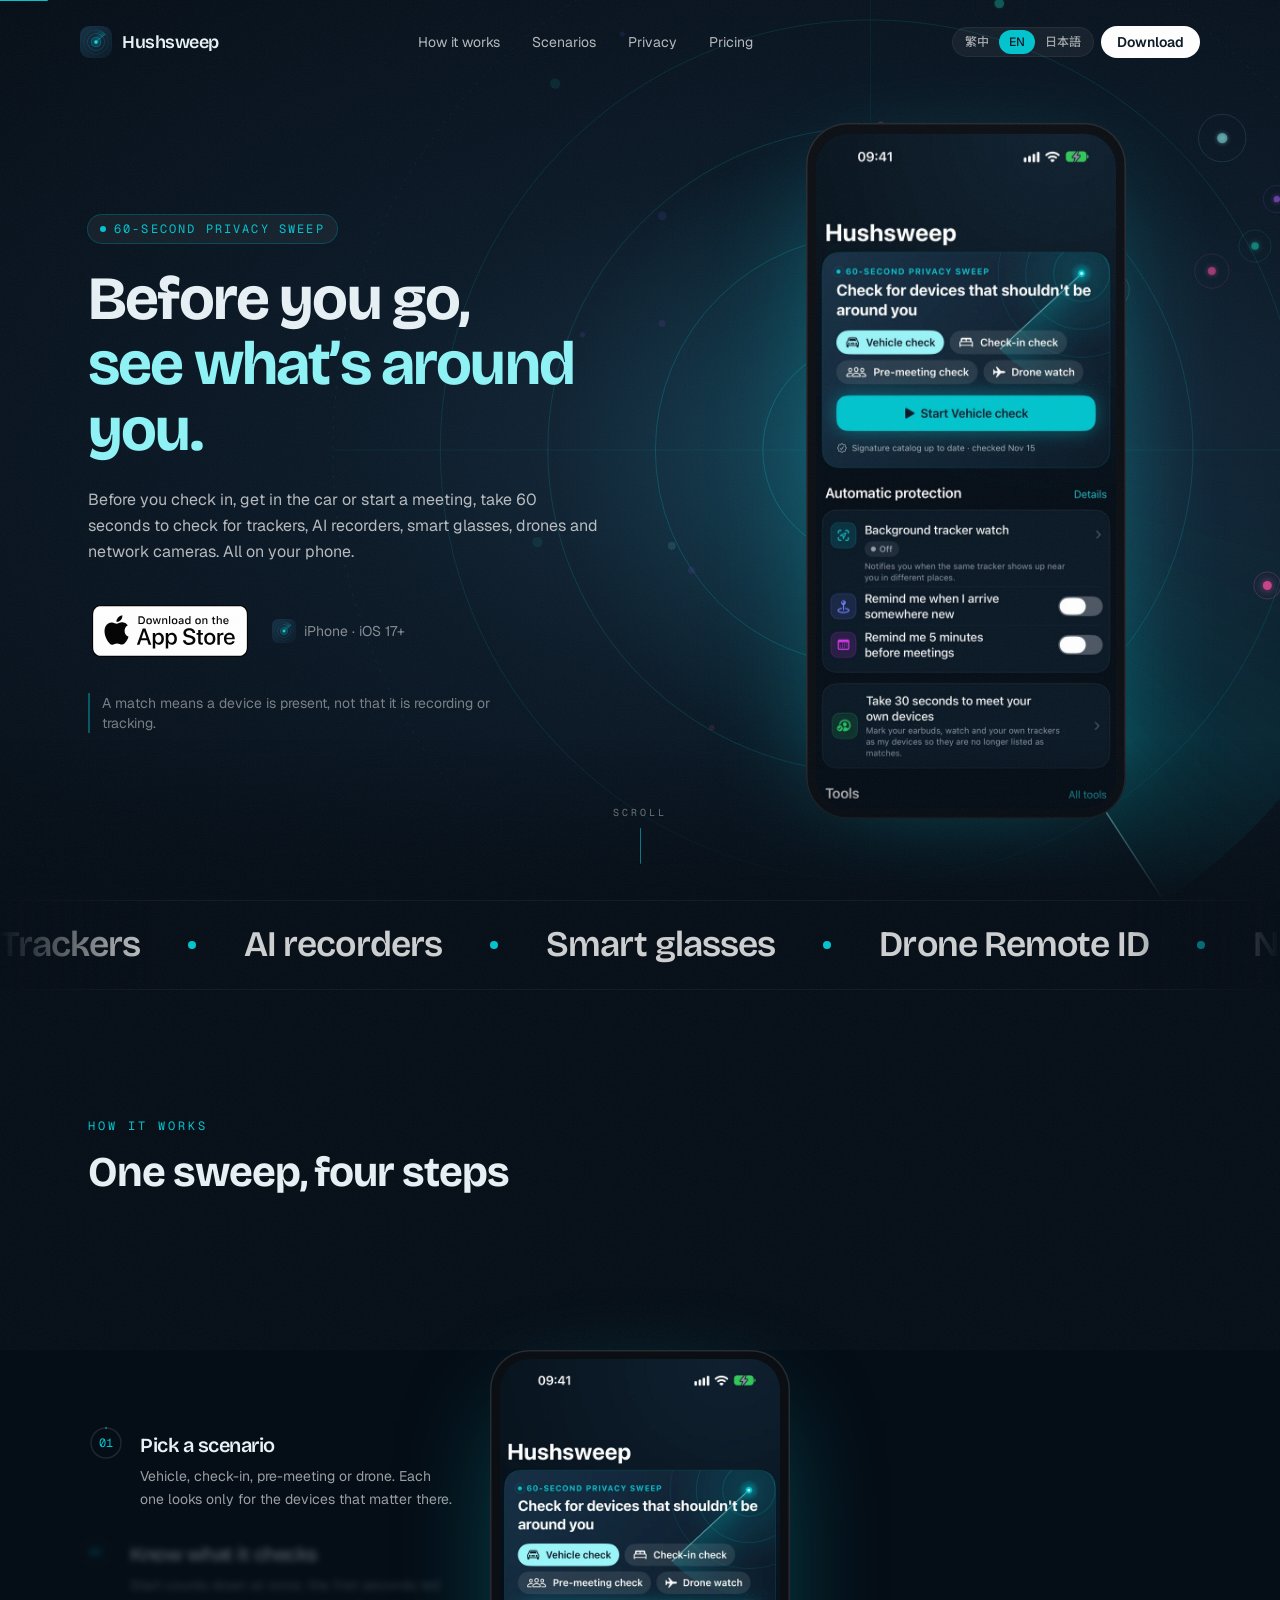
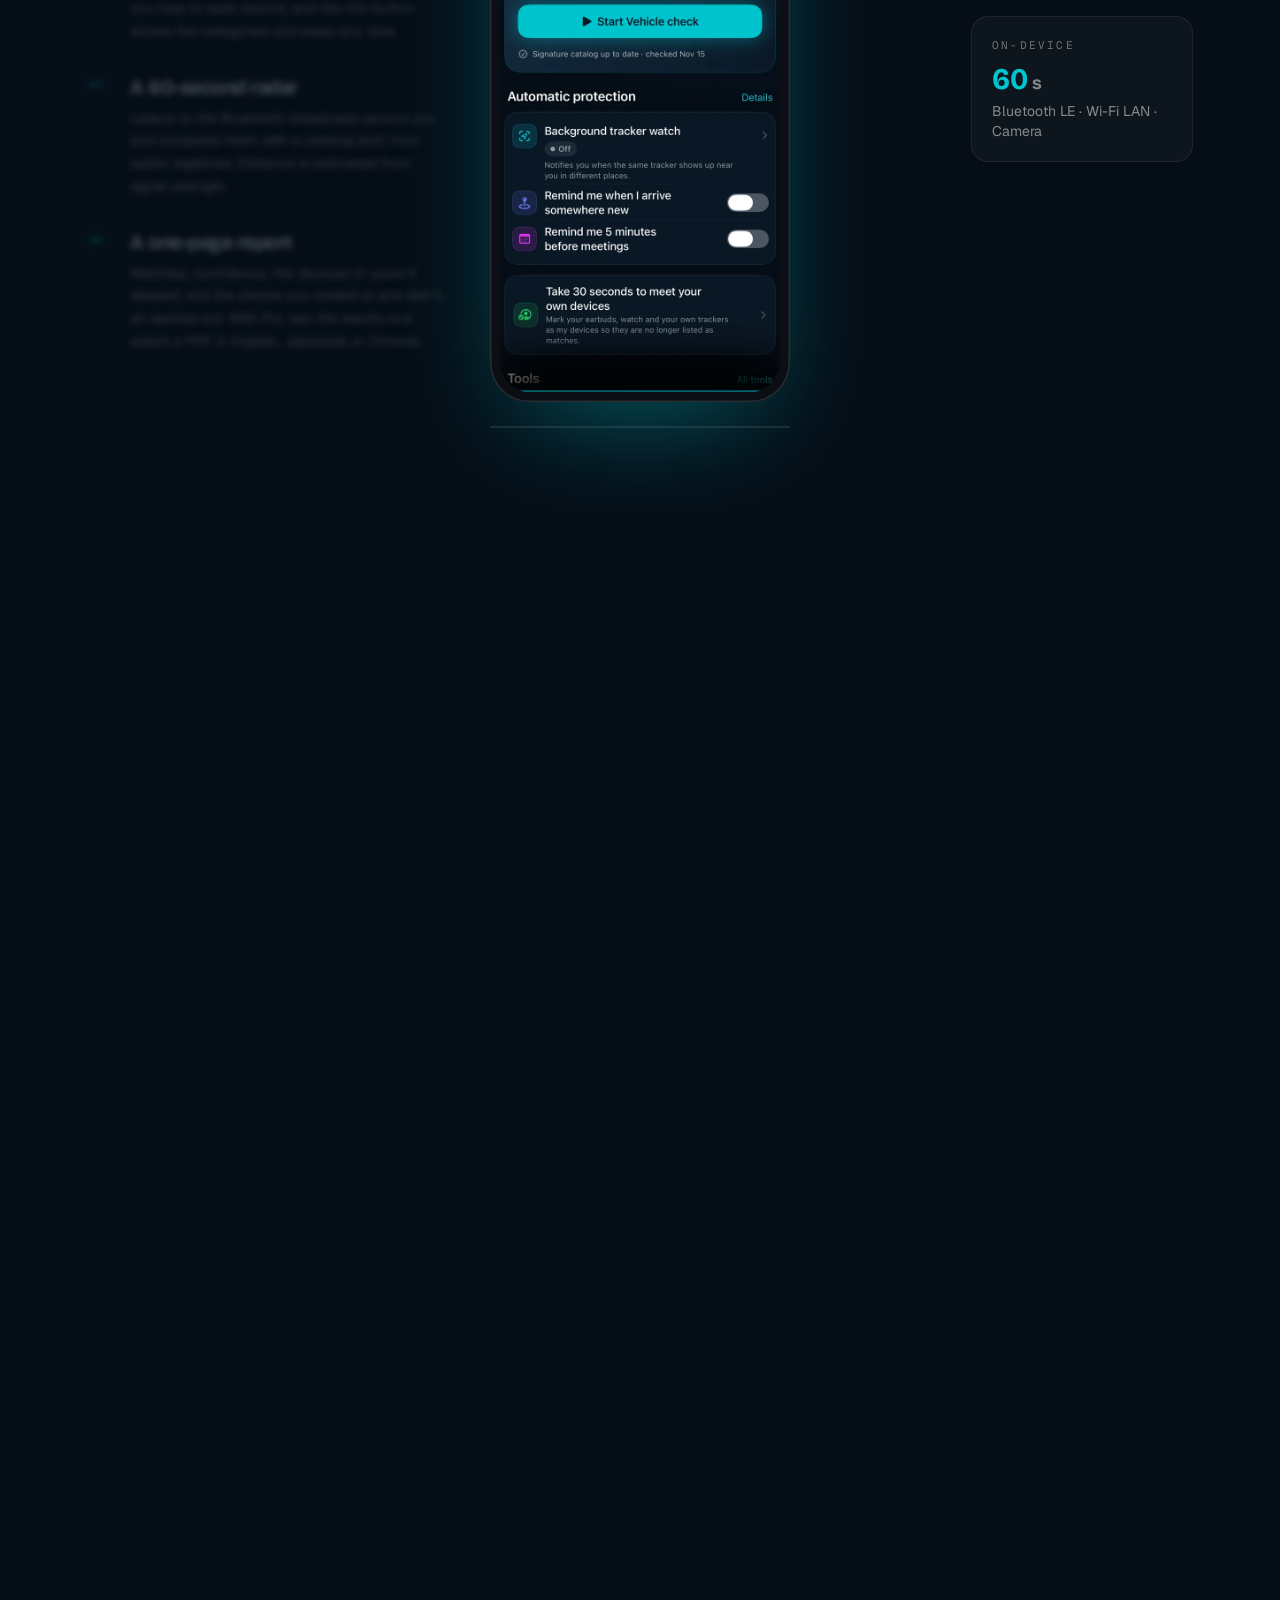
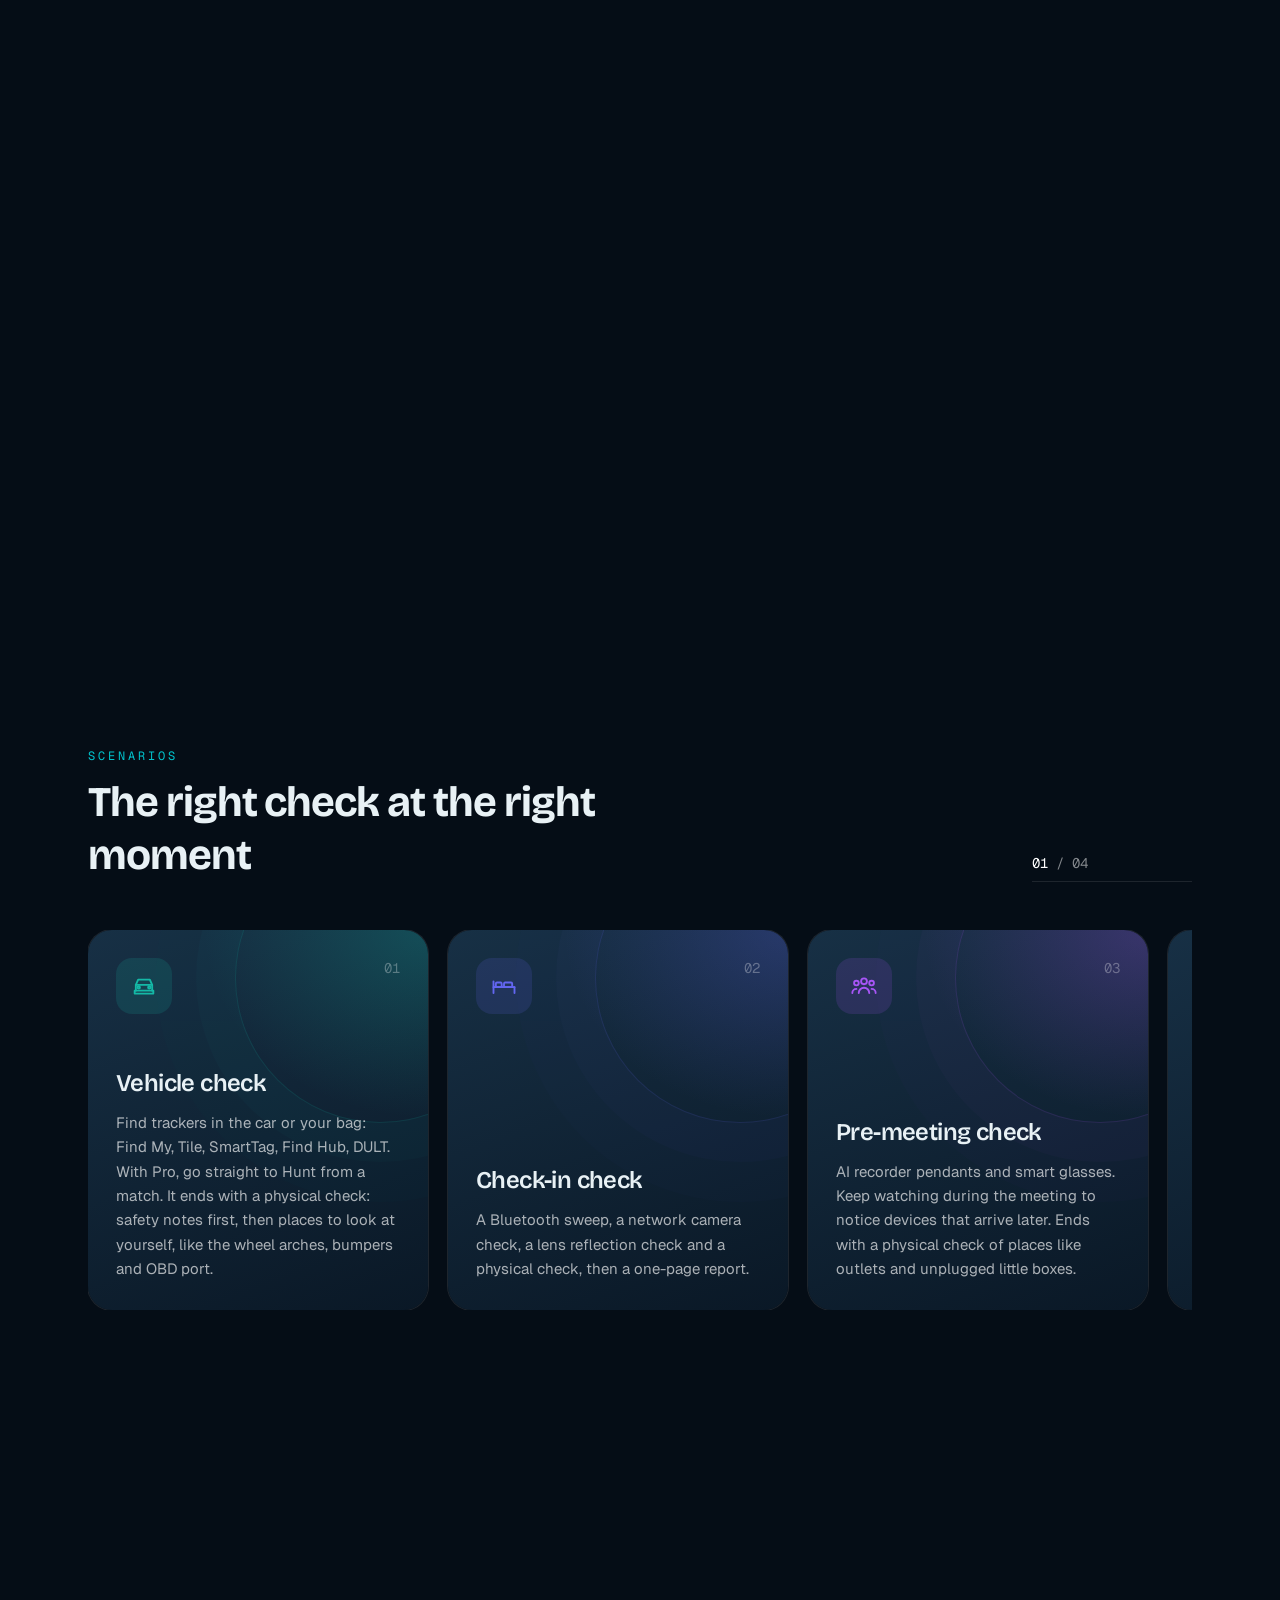
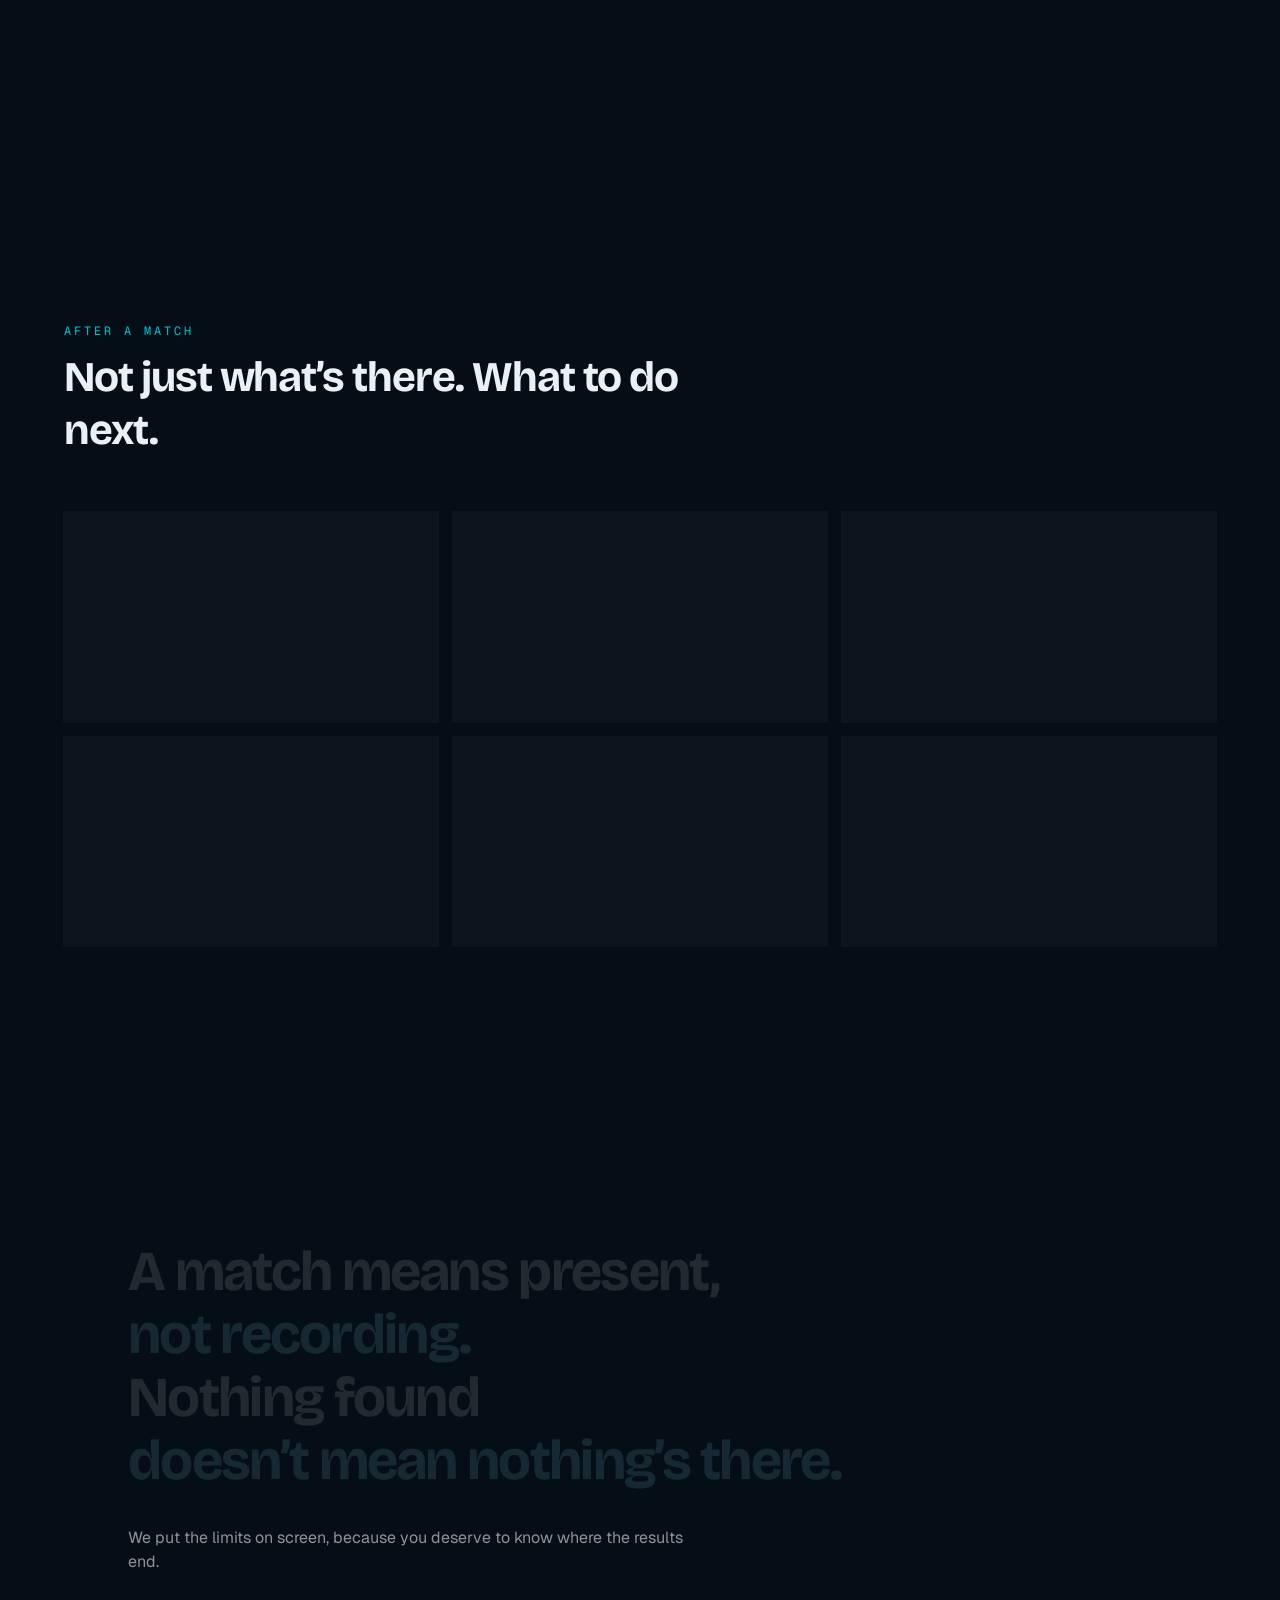
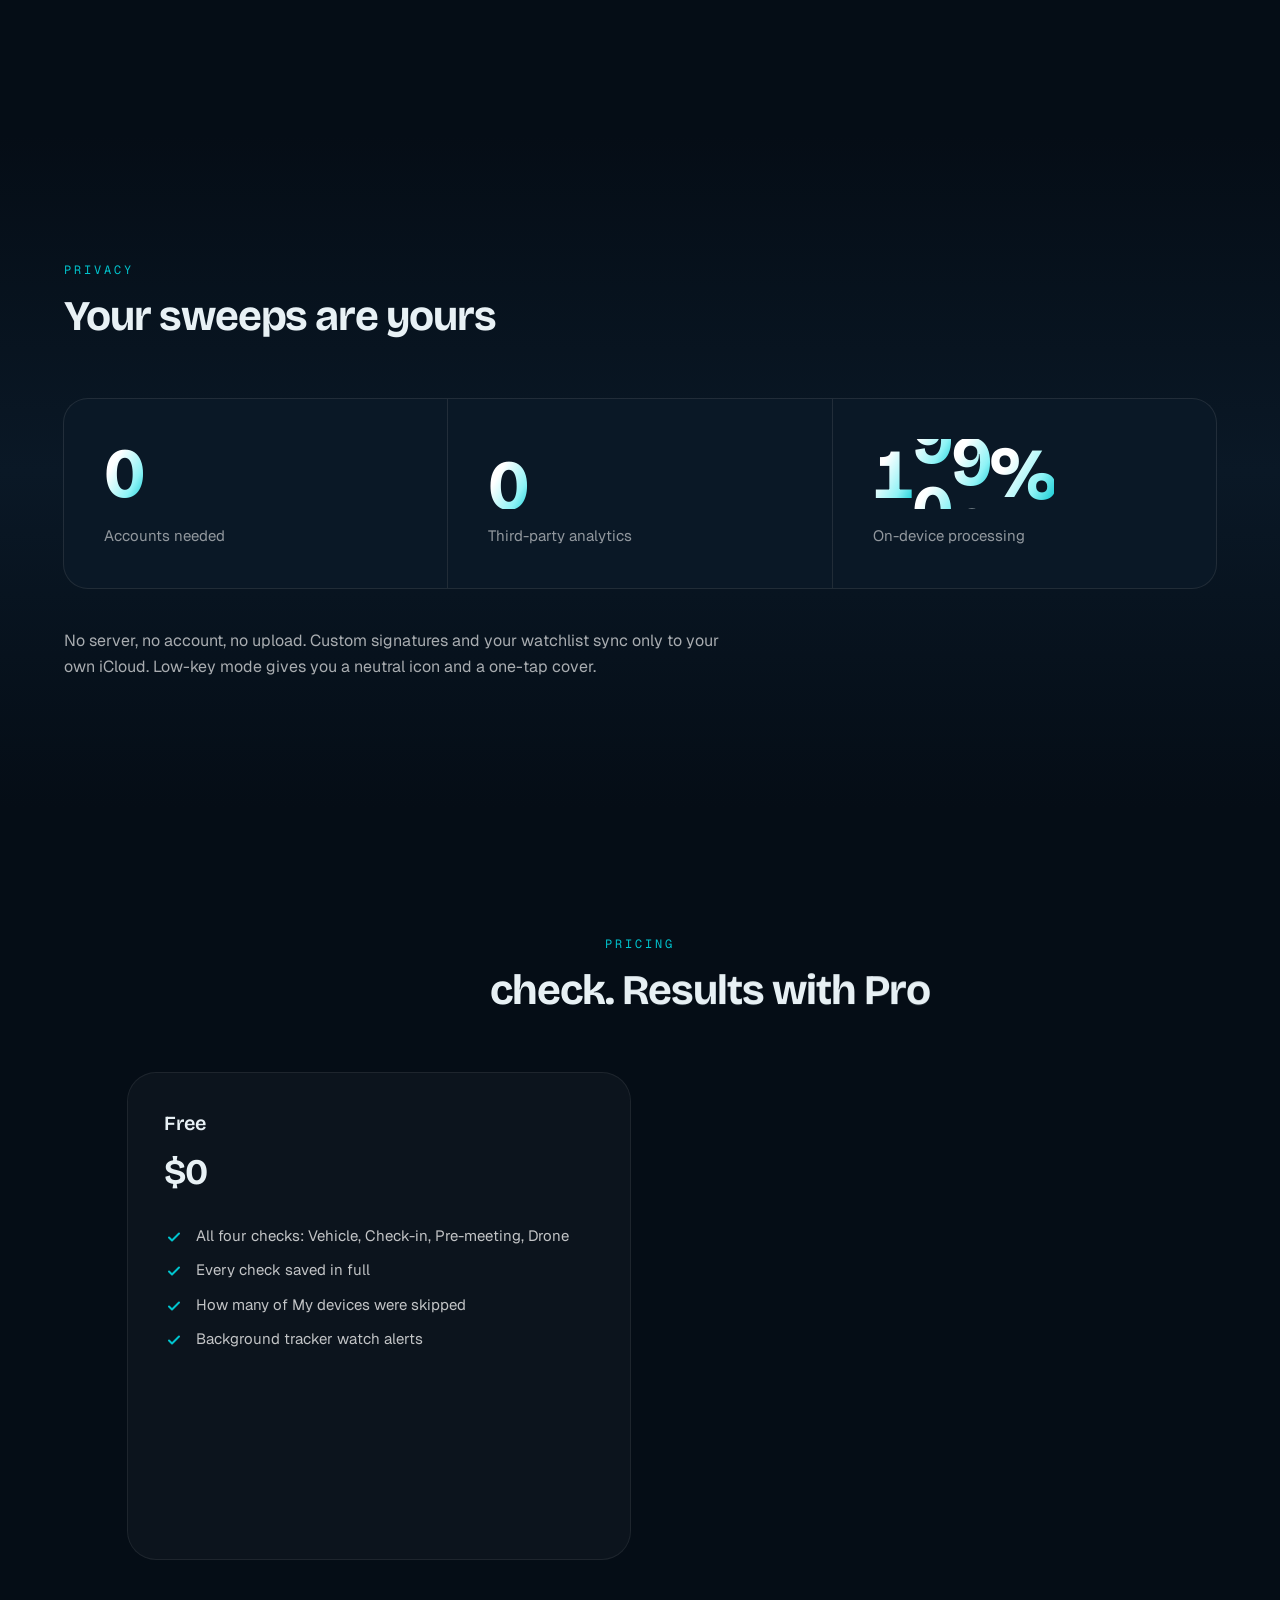
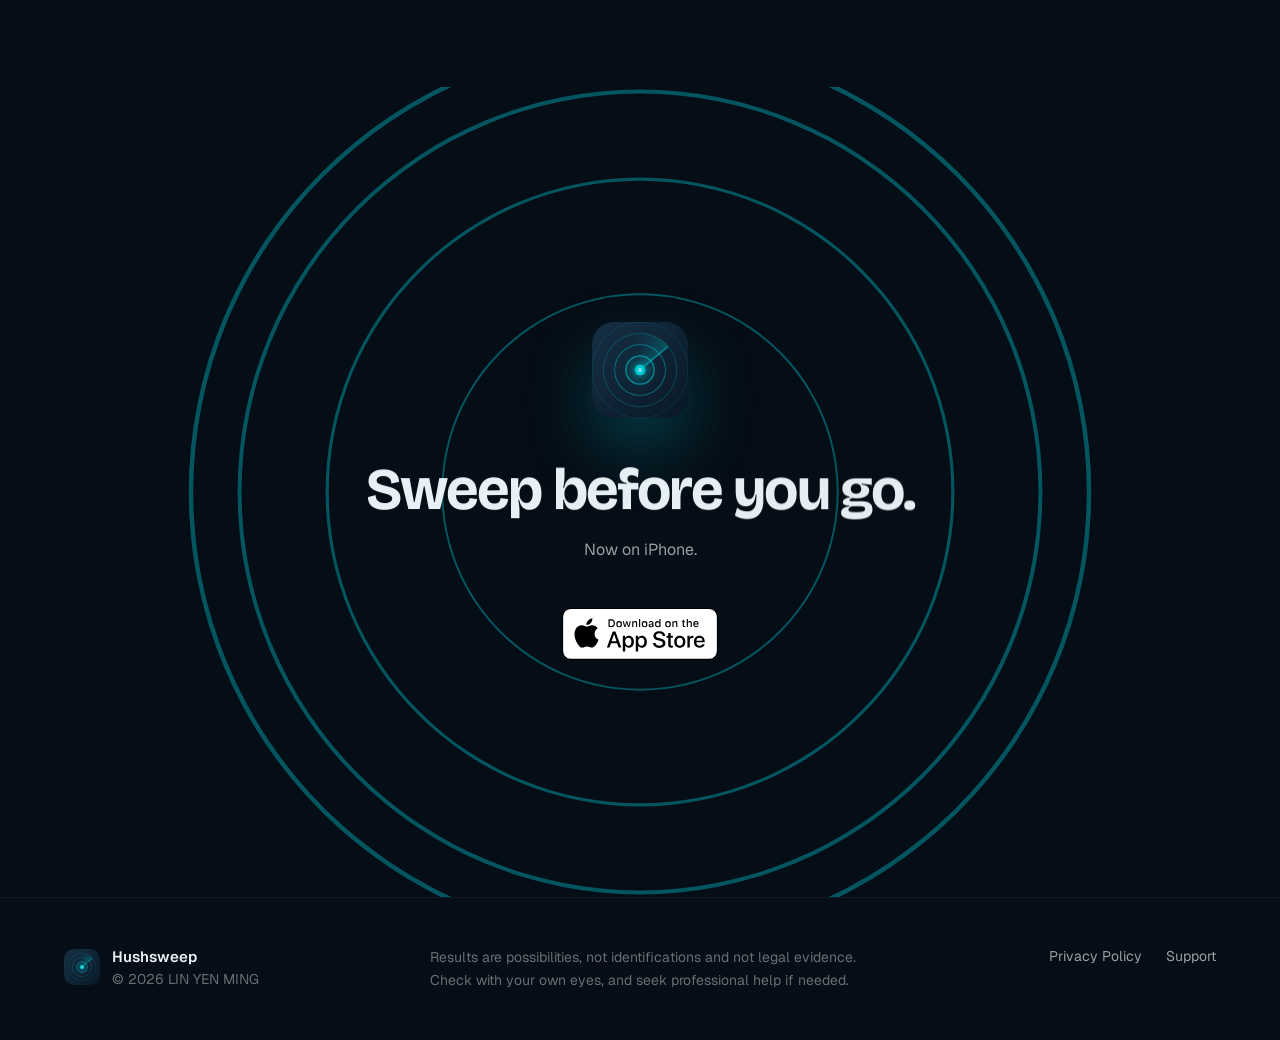
<file: docs/index.html>
<!doctype html>
<html lang="zh-Hant">
  <head>
    <meta charset="UTF-8" />
    <meta name="viewport" content="width=device-width, initial-scale=1.0" />
    <title>Hushsweep — 出門之前，先看看誰在場</title>
    <meta name="description" content="入住、上車、開會前，花 60 秒檢查身邊的追蹤器、AI 錄音裝置、智慧眼鏡、無人機與區網攝影機。全部在 iPhone 上完成，不需要帳號，資料不上傳。" />
    <meta name="theme-color" content="#0a1826" />
    <!-- Link previews (LINE, iMessage, X): absolute URLs, and a dark 1200x630 picture so the
         preview is not the icon on a white card. The picture is public/og.jpg, cut from
         appstore/creative/zh-Hant/main.png. -->
    <meta property="og:type" content="website" />
    <meta property="og:url" content="https://ivan9527945.github.io/sweep-signatures/" />
    <meta property="og:title" content="Hushsweep — 出門之前，先看看誰在場" />
    <meta property="og:description" content="60 秒檢查身邊的追蹤器、錄音裝置、智慧眼鏡、無人機與攝影機。全部在手機上完成。" />
    <meta property="og:image" content="https://ivan9527945.github.io/sweep-signatures/og.jpg" />
    <meta property="og:image:width" content="1200" />
    <meta property="og:image:height" content="630" />
    <meta property="og:image:alt" content="Hushsweep：出門前，花 60 秒看看身邊有哪些裝置在場" />
    <meta name="twitter:card" content="summary_large_image" />
    <meta name="twitter:title" content="Hushsweep — 出門之前，先看看誰在場" />
    <meta name="twitter:description" content="60 秒檢查身邊的追蹤器、錄音裝置、智慧眼鏡、無人機與攝影機。全部在手機上完成。" />
    <meta name="twitter:image" content="https://ivan9527945.github.io/sweep-signatures/og.jpg" />
    <meta name="apple-itunes-app" content="app-id=6818129478" />
    <link rel="icon" href="./favicon.png" />
    <link rel="apple-touch-icon" href="./apple-touch-icon.png" />
    <link rel="preconnect" href="https://fonts.googleapis.com" />
    <link rel="preconnect" href="https://fonts.gstatic.com" crossorigin />
    <link href="https://fonts.googleapis.com/css2?family=Bricolage+Grotesque:opsz,wght@12..96,500..800&family=Geist:wght@400;500;600&family=Geist+Mono:wght@400;500&family=Noto+Sans+TC:wght@400;500;700&family=Noto+Sans+JP:wght@400;500;700&display=swap" rel="stylesheet" />
    <script type="module" crossorigin src="./assets/index-Bu86DHZU.js"></script>
    <link rel="modulepreload" crossorigin href="./assets/gsap-usW-n9ON.js">
    <link rel="modulepreload" crossorigin href="./assets/react-C9H1FfiJ.js">
    <link rel="modulepreload" crossorigin href="./assets/motion-DQWAcm2H.js">
    <link rel="stylesheet" crossorigin href="./assets/index-D4SB1eml.css">
  </head>
  <body>
    <div id="root"></div>
  </body>
</html>
</file>
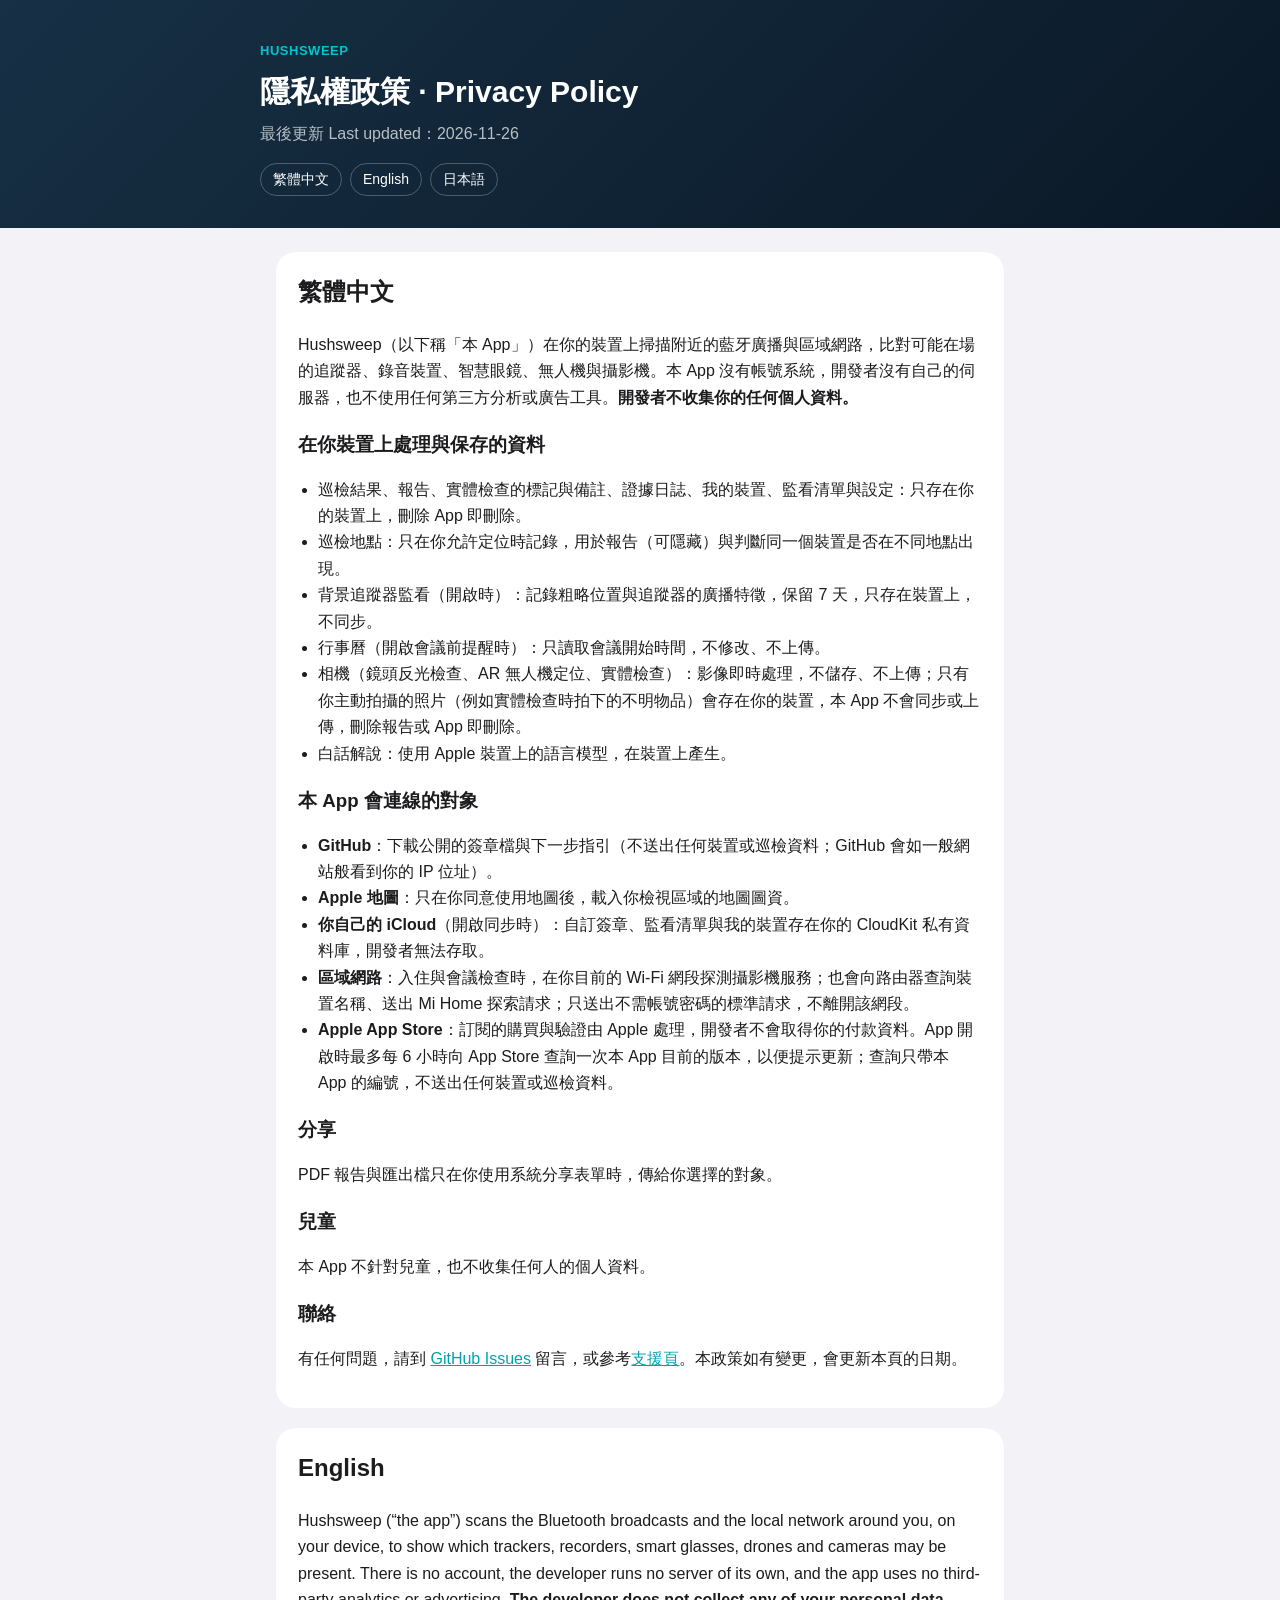
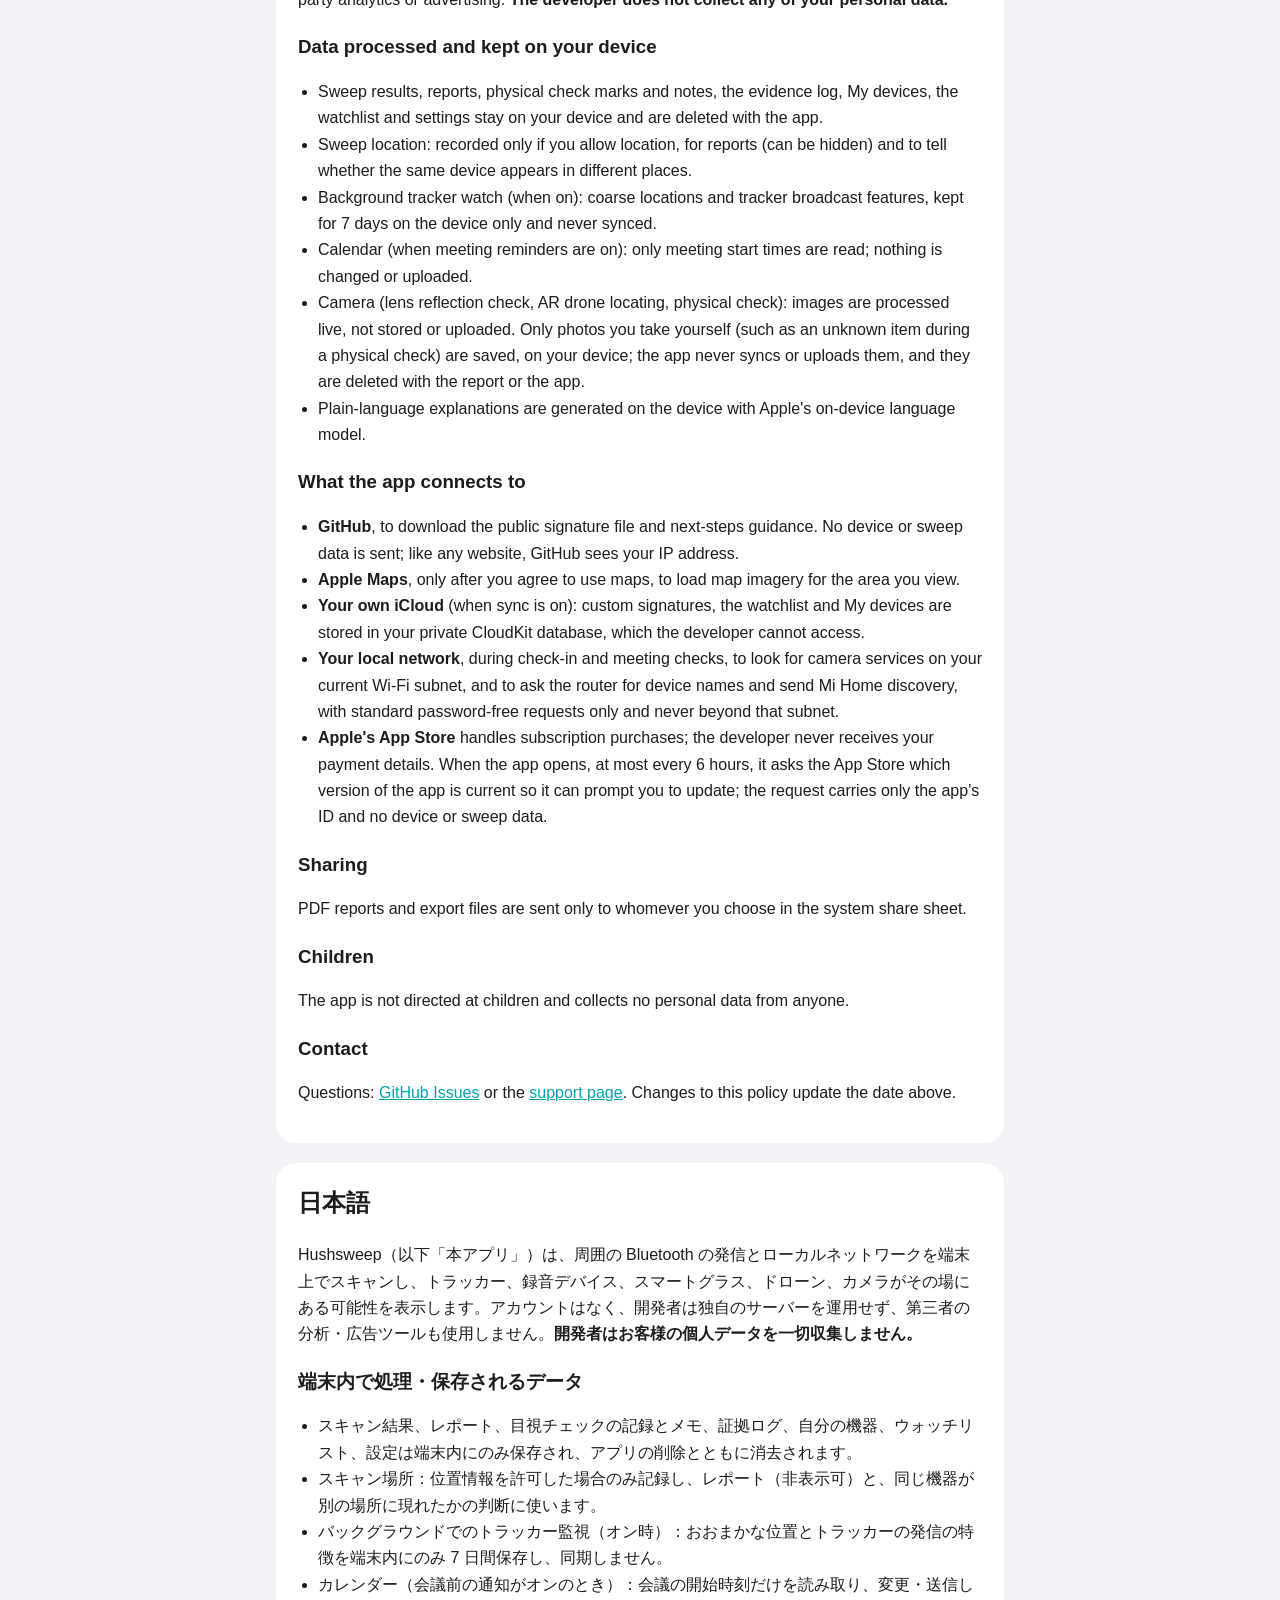
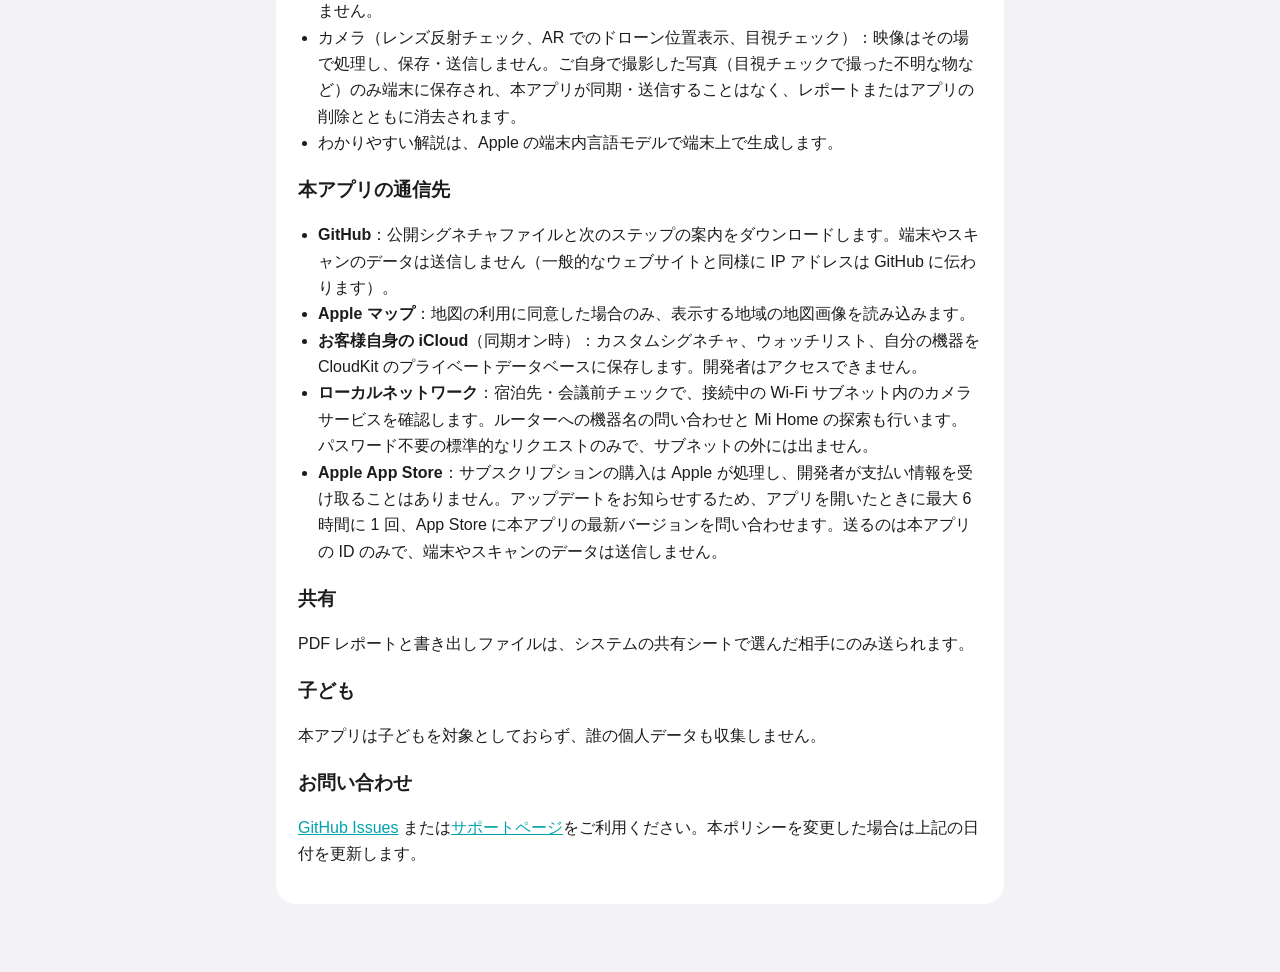
<file: docs/privacy/index.html>
<!doctype html>
<html lang="zh-Hant"><head><meta charset="utf-8"><meta name="viewport" content="width=device-width,initial-scale=1">
<title>Hushsweep 隱私權政策 · Privacy Policy · プライバシーポリシー</title><link rel="stylesheet" href="../style.css"></head>
<body>
<header><div class="wrap"><div class="eyebrow">HUSHSWEEP</div><h1>隱私權政策 · Privacy Policy</h1><p>最後更新 Last updated：2026-11-26</p>
<nav><a href="#zh">繁體中文</a><a href="#en">English</a><a href="#ja">日本語</a></nav></div></header>
<main>

<section id="zh">
<h2>繁體中文</h2>
<p>Hushsweep（以下稱「本 App」）在你的裝置上掃描附近的藍牙廣播與區域網路，比對可能在場的追蹤器、錄音裝置、智慧眼鏡、無人機與攝影機。本 App 沒有帳號系統，開發者沒有自己的伺服器，也不使用任何第三方分析或廣告工具。<strong>開發者不收集你的任何個人資料。</strong></p>
<h3>在你裝置上處理與保存的資料</h3>
<ul>
<li>巡檢結果、報告、實體檢查的標記與備註、證據日誌、我的裝置、監看清單與設定：只存在你的裝置上，刪除 App 即刪除。</li>
<li>巡檢地點：只在你允許定位時記錄，用於報告（可隱藏）與判斷同一個裝置是否在不同地點出現。</li>
<li>背景追蹤器監看（開啟時）：記錄粗略位置與追蹤器的廣播特徵，保留 7 天，只存在裝置上，不同步。</li>
<li>行事曆（開啟會議前提醒時）：只讀取會議開始時間，不修改、不上傳。</li>
<li>相機（鏡頭反光檢查、AR 無人機定位、實體檢查）：影像即時處理，不儲存、不上傳；只有你主動拍攝的照片（例如實體檢查時拍下的不明物品）會存在你的裝置，本 App 不會同步或上傳，刪除報告或 App 即刪除。</li>
<li>白話解說：使用 Apple 裝置上的語言模型，在裝置上產生。</li>
</ul>
<h3>本 App 會連線的對象</h3>
<ul>
<li><strong>GitHub</strong>：下載公開的簽章檔與下一步指引（不送出任何裝置或巡檢資料；GitHub 會如一般網站般看到你的 IP 位址）。</li>
<li><strong>Apple 地圖</strong>：只在你同意使用地圖後，載入你檢視區域的地圖圖資。</li>
<li><strong>你自己的 iCloud</strong>（開啟同步時）：自訂簽章、監看清單與我的裝置存在你的 CloudKit 私有資料庫，開發者無法存取。</li>
<li><strong>區域網路</strong>：入住與會議檢查時，在你目前的 Wi-Fi 網段探測攝影機服務；也會向路由器查詢裝置名稱、送出 Mi Home 探索請求；只送出不需帳號密碼的標準請求，不離開該網段。</li>
<li><strong>Apple App Store</strong>：訂閱的購買與驗證由 Apple 處理，開發者不會取得你的付款資料。App 開啟時最多每 6 小時向 App Store 查詢一次本 App 目前的版本，以便提示更新；查詢只帶本 App 的編號，不送出任何裝置或巡檢資料。</li>
</ul>
<h3>分享</h3>
<p>PDF 報告與匯出檔只在你使用系統分享表單時，傳給你選擇的對象。</p>
<h3>兒童</h3><p>本 App 不針對兒童，也不收集任何人的個人資料。</p>
<h3>聯絡</h3><p>有任何問題，請到 <a href="https://github.com/ivan9527945/sweep-signatures/issues">GitHub Issues</a> 留言，或參考<a href="../support/">支援頁</a>。本政策如有變更，會更新本頁的日期。</p>
</section>

<section id="en">
<h2>English</h2>
<p>Hushsweep (“the app”) scans the Bluetooth broadcasts and the local network around you, on your device, to show which trackers, recorders, smart glasses, drones and cameras may be present. There is no account, the developer runs no server of its own, and the app uses no third-party analytics or advertising. <strong>The developer does not collect any of your personal data.</strong></p>
<h3>Data processed and kept on your device</h3>
<ul>
<li>Sweep results, reports, physical check marks and notes, the evidence log, My devices, the watchlist and settings stay on your device and are deleted with the app.</li>
<li>Sweep location: recorded only if you allow location, for reports (can be hidden) and to tell whether the same device appears in different places.</li>
<li>Background tracker watch (when on): coarse locations and tracker broadcast features, kept for 7 days on the device only and never synced.</li>
<li>Calendar (when meeting reminders are on): only meeting start times are read; nothing is changed or uploaded.</li>
<li>Camera (lens reflection check, AR drone locating, physical check): images are processed live, not stored or uploaded. Only photos you take yourself (such as an unknown item during a physical check) are saved, on your device; the app never syncs or uploads them, and they are deleted with the report or the app.</li>
<li>Plain-language explanations are generated on the device with Apple's on-device language model.</li>
</ul>
<h3>What the app connects to</h3>
<ul>
<li><strong>GitHub</strong>, to download the public signature file and next-steps guidance. No device or sweep data is sent; like any website, GitHub sees your IP address.</li>
<li><strong>Apple Maps</strong>, only after you agree to use maps, to load map imagery for the area you view.</li>
<li><strong>Your own iCloud</strong> (when sync is on): custom signatures, the watchlist and My devices are stored in your private CloudKit database, which the developer cannot access.</li>
<li><strong>Your local network</strong>, during check-in and meeting checks, to look for camera services on your current Wi-Fi subnet, and to ask the router for device names and send Mi Home discovery, with standard password-free requests only and never beyond that subnet.</li>
<li><strong>Apple's App Store</strong> handles subscription purchases; the developer never receives your payment details. When the app opens, at most every 6 hours, it asks the App Store which version of the app is current so it can prompt you to update; the request carries only the app's ID and no device or sweep data.</li>
</ul>
<h3>Sharing</h3><p>PDF reports and export files are sent only to whomever you choose in the system share sheet.</p>
<h3>Children</h3><p>The app is not directed at children and collects no personal data from anyone.</p>
<h3>Contact</h3><p>Questions: <a href="https://github.com/ivan9527945/sweep-signatures/issues">GitHub Issues</a> or the <a href="../support/">support page</a>. Changes to this policy update the date above.</p>
</section>

<section id="ja">
<h2>日本語</h2>
<p>Hushsweep（以下「本アプリ」）は、周囲の Bluetooth の発信とローカルネットワークを端末上でスキャンし、トラッカー、録音デバイス、スマートグラス、ドローン、カメラがその場にある可能性を表示します。アカウントはなく、開発者は独自のサーバーを運用せず、第三者の分析・広告ツールも使用しません。<strong>開発者はお客様の個人データを一切収集しません。</strong></p>
<h3>端末内で処理・保存されるデータ</h3>
<ul>
<li>スキャン結果、レポート、目視チェックの記録とメモ、証拠ログ、自分の機器、ウォッチリスト、設定は端末内にのみ保存され、アプリの削除とともに消去されます。</li>
<li>スキャン場所：位置情報を許可した場合のみ記録し、レポート（非表示可）と、同じ機器が別の場所に現れたかの判断に使います。</li>
<li>バックグラウンドでのトラッカー監視（オン時）：おおまかな位置とトラッカーの発信の特徴を端末内にのみ 7 日間保存し、同期しません。</li>
<li>カレンダー（会議前の通知がオンのとき）：会議の開始時刻だけを読み取り、変更・送信しません。</li>
<li>カメラ（レンズ反射チェック、AR でのドローン位置表示、目視チェック）：映像はその場で処理し、保存・送信しません。ご自身で撮影した写真（目視チェックで撮った不明な物など）のみ端末に保存され、本アプリが同期・送信することはなく、レポートまたはアプリの削除とともに消去されます。</li>
<li>わかりやすい解説は、Apple の端末内言語モデルで端末上で生成します。</li>
</ul>
<h3>本アプリの通信先</h3>
<ul>
<li><strong>GitHub</strong>：公開シグネチャファイルと次のステップの案内をダウンロードします。端末やスキャンのデータは送信しません（一般的なウェブサイトと同様に IP アドレスは GitHub に伝わります）。</li>
<li><strong>Apple マップ</strong>：地図の利用に同意した場合のみ、表示する地域の地図画像を読み込みます。</li>
<li><strong>お客様自身の iCloud</strong>（同期オン時）：カスタムシグネチャ、ウォッチリスト、自分の機器を CloudKit のプライベートデータベースに保存します。開発者はアクセスできません。</li>
<li><strong>ローカルネットワーク</strong>：宿泊先・会議前チェックで、接続中の Wi-Fi サブネット内のカメラサービスを確認します。ルーターへの機器名の問い合わせと Mi Home の探索も行います。パスワード不要の標準的なリクエストのみで、サブネットの外には出ません。</li>
<li><strong>Apple App Store</strong>：サブスクリプションの購入は Apple が処理し、開発者が支払い情報を受け取ることはありません。アップデートをお知らせするため、アプリを開いたときに最大 6 時間に 1 回、App Store に本アプリの最新バージョンを問い合わせます。送るのは本アプリの ID のみで、端末やスキャンのデータは送信しません。</li>
</ul>
<h3>共有</h3><p>PDF レポートと書き出しファイルは、システムの共有シートで選んだ相手にのみ送られます。</p>
<h3>子ども</h3><p>本アプリは子どもを対象としておらず、誰の個人データも収集しません。</p>
<h3>お問い合わせ</h3><p><a href="https://github.com/ivan9527945/sweep-signatures/issues">GitHub Issues</a> または<a href="../support/">サポートページ</a>をご利用ください。本ポリシーを変更した場合は上記の日付を更新します。</p>
</section>
</main></body></html>
</file>
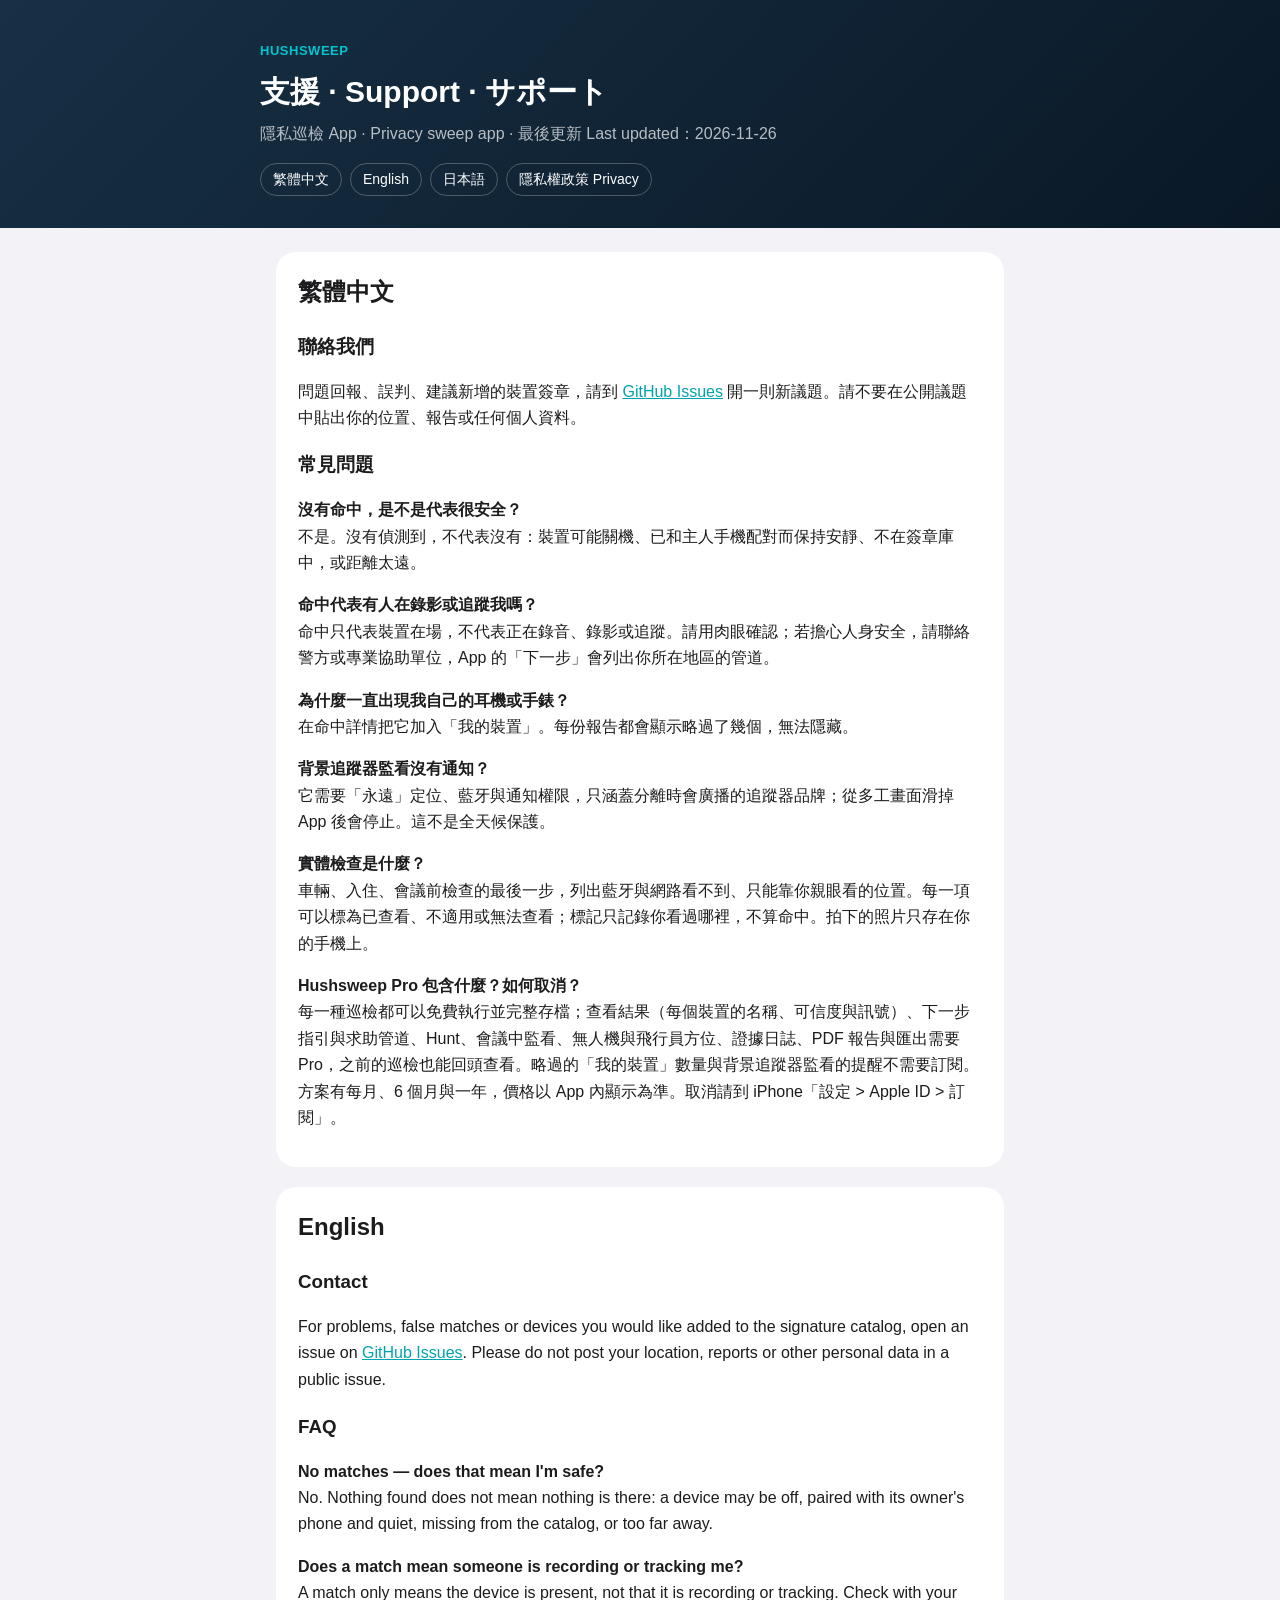
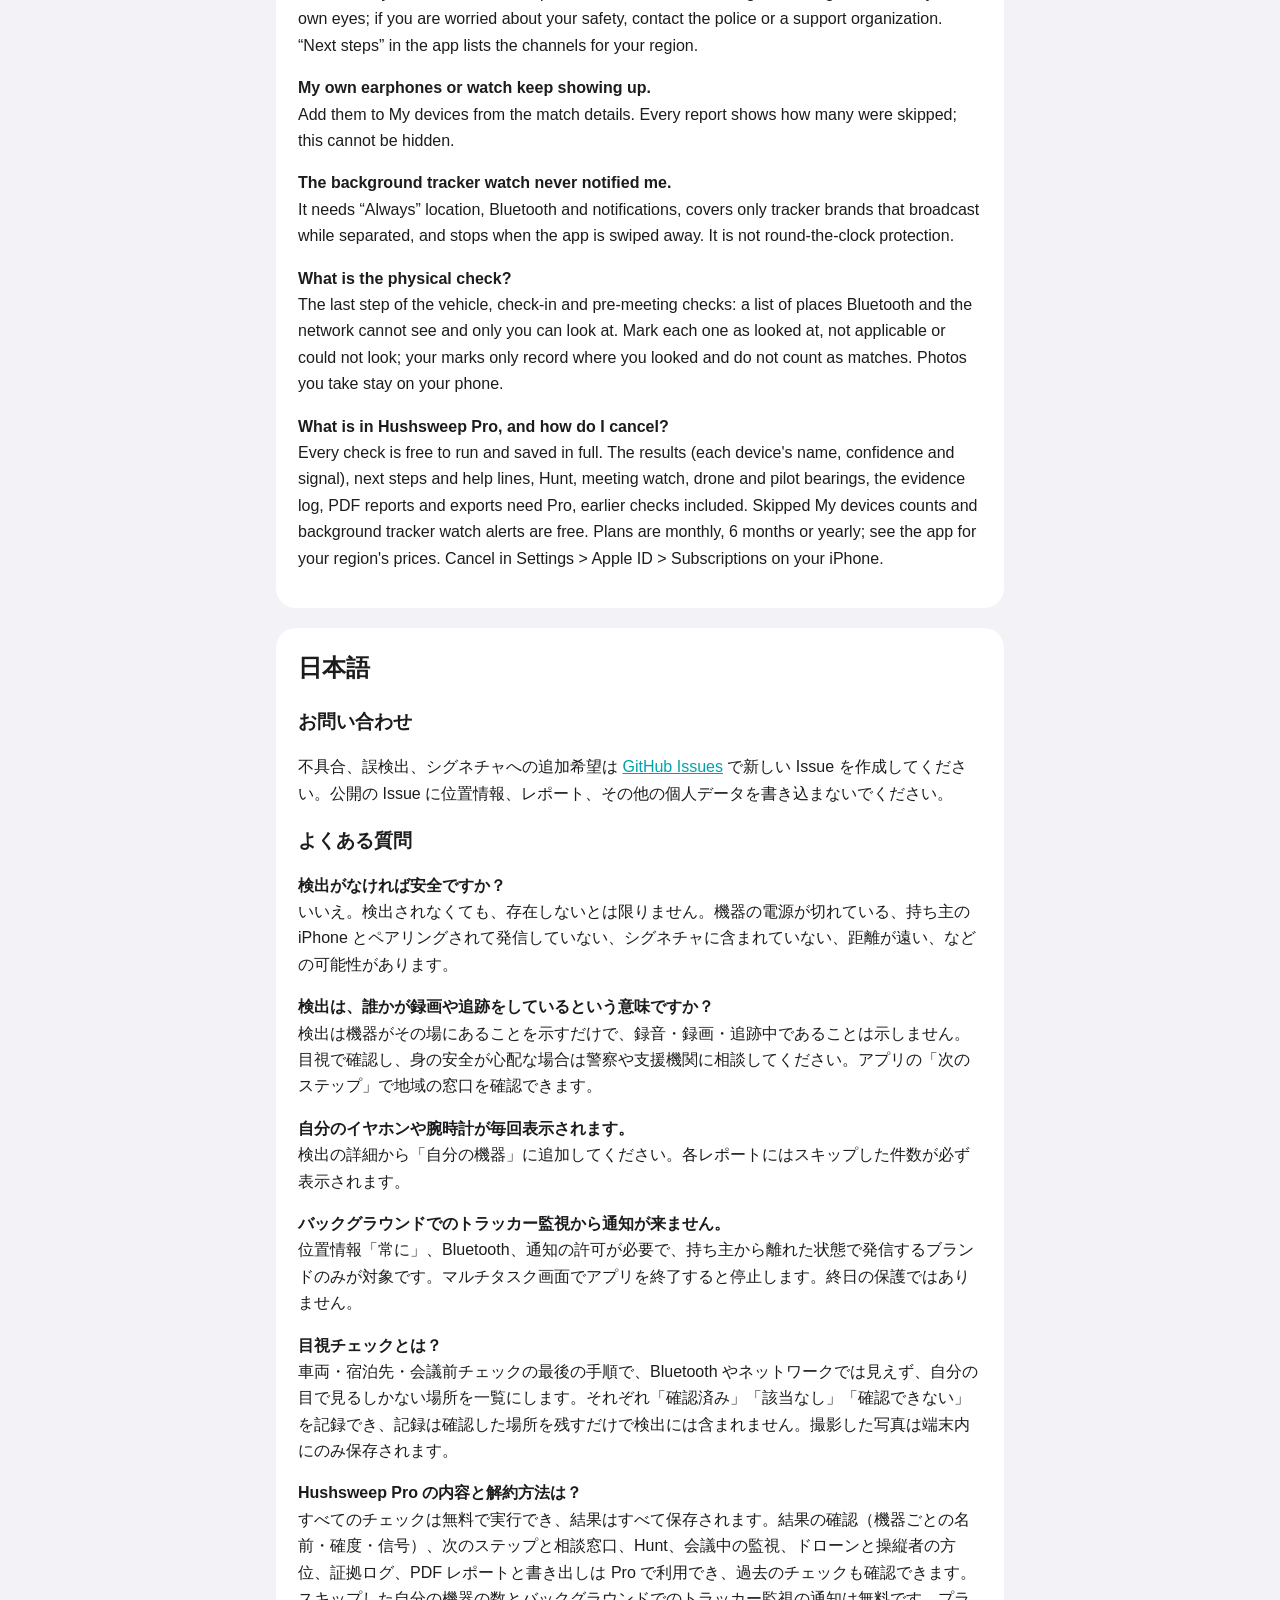
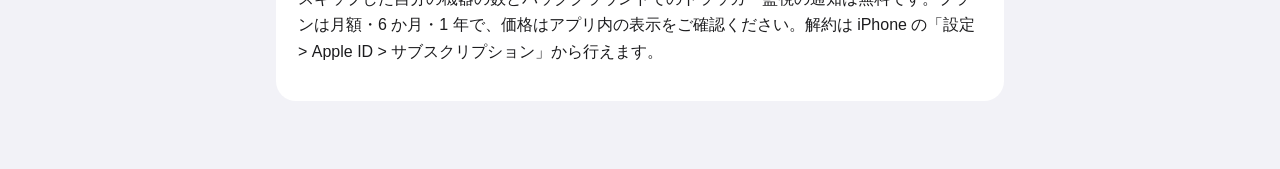
<file: docs/support/index.html>
<!doctype html>
<html lang="zh-Hant"><head><meta charset="utf-8"><meta name="viewport" content="width=device-width,initial-scale=1">
<title>Hushsweep 支援 · Support · サポート</title><link rel="stylesheet" href="../style.css"></head>
<body>
<header><div class="wrap"><div class="eyebrow">HUSHSWEEP</div><h1>支援 · Support · サポート</h1><p>隱私巡檢 App · Privacy sweep app · 最後更新 Last updated：2026-11-26</p>
<nav><a href="#zh">繁體中文</a><a href="#en">English</a><a href="#ja">日本語</a><a href="../privacy/">隱私權政策 Privacy</a></nav></div></header>
<main>

<section id="zh">
<h2>繁體中文</h2>
<h3>聯絡我們</h3>
<p>問題回報、誤判、建議新增的裝置簽章，請到 <a href="https://github.com/ivan9527945/sweep-signatures/issues">GitHub Issues</a> 開一則新議題。請不要在公開議題中貼出你的位置、報告或任何個人資料。</p>
<h3>常見問題</h3>
<p><strong>沒有命中，是不是代表很安全？</strong><br>不是。沒有偵測到，不代表沒有：裝置可能關機、已和主人手機配對而保持安靜、不在簽章庫中，或距離太遠。</p>
<p><strong>命中代表有人在錄影或追蹤我嗎？</strong><br>命中只代表裝置在場，不代表正在錄音、錄影或追蹤。請用肉眼確認；若擔心人身安全，請聯絡警方或專業協助單位，App 的「下一步」會列出你所在地區的管道。</p>
<p><strong>為什麼一直出現我自己的耳機或手錶？</strong><br>在命中詳情把它加入「我的裝置」。每份報告都會顯示略過了幾個，無法隱藏。</p>
<p><strong>背景追蹤器監看沒有通知？</strong><br>它需要「永遠」定位、藍牙與通知權限，只涵蓋分離時會廣播的追蹤器品牌；從多工畫面滑掉 App 後會停止。這不是全天候保護。</p>
<p><strong>實體檢查是什麼？</strong><br>車輛、入住、會議前檢查的最後一步，列出藍牙與網路看不到、只能靠你親眼看的位置。每一項可以標為已查看、不適用或無法查看；標記只記錄你看過哪裡，不算命中。拍下的照片只存在你的手機上。</p>
<p><strong>Hushsweep Pro 包含什麼？如何取消？</strong><br>每一種巡檢都可以免費執行並完整存檔；查看結果（每個裝置的名稱、可信度與訊號）、下一步指引與求助管道、Hunt、會議中監看、無人機與飛行員方位、證據日誌、PDF 報告與匯出需要 Pro，之前的巡檢也能回頭查看。略過的「我的裝置」數量與背景追蹤器監看的提醒不需要訂閱。方案有每月、6 個月與一年，價格以 App 內顯示為準。取消請到 iPhone「設定 &gt; Apple ID &gt; 訂閱」。</p>
</section>

<section id="en">
<h2>English</h2>
<h3>Contact</h3>
<p>For problems, false matches or devices you would like added to the signature catalog, open an issue on <a href="https://github.com/ivan9527945/sweep-signatures/issues">GitHub Issues</a>. Please do not post your location, reports or other personal data in a public issue.</p>
<h3>FAQ</h3>
<p><strong>No matches — does that mean I'm safe?</strong><br>No. Nothing found does not mean nothing is there: a device may be off, paired with its owner's phone and quiet, missing from the catalog, or too far away.</p>
<p><strong>Does a match mean someone is recording or tracking me?</strong><br>A match only means the device is present, not that it is recording or tracking. Check with your own eyes; if you are worried about your safety, contact the police or a support organization. “Next steps” in the app lists the channels for your region.</p>
<p><strong>My own earphones or watch keep showing up.</strong><br>Add them to My devices from the match details. Every report shows how many were skipped; this cannot be hidden.</p>
<p><strong>The background tracker watch never notified me.</strong><br>It needs “Always” location, Bluetooth and notifications, covers only tracker brands that broadcast while separated, and stops when the app is swiped away. It is not round-the-clock protection.</p>
<p><strong>What is the physical check?</strong><br>The last step of the vehicle, check-in and pre-meeting checks: a list of places Bluetooth and the network cannot see and only you can look at. Mark each one as looked at, not applicable or could not look; your marks only record where you looked and do not count as matches. Photos you take stay on your phone.</p>
<p><strong>What is in Hushsweep Pro, and how do I cancel?</strong><br>Every check is free to run and saved in full. The results (each device's name, confidence and signal), next steps and help lines, Hunt, meeting watch, drone and pilot bearings, the evidence log, PDF reports and exports need Pro, earlier checks included. Skipped My devices counts and background tracker watch alerts are free. Plans are monthly, 6 months or yearly; see the app for your region's prices. Cancel in Settings &gt; Apple ID &gt; Subscriptions on your iPhone.</p>
</section>

<section id="ja">
<h2>日本語</h2>
<h3>お問い合わせ</h3>
<p>不具合、誤検出、シグネチャへの追加希望は <a href="https://github.com/ivan9527945/sweep-signatures/issues">GitHub Issues</a> で新しい Issue を作成してください。公開の Issue に位置情報、レポート、その他の個人データを書き込まないでください。</p>
<h3>よくある質問</h3>
<p><strong>検出がなければ安全ですか？</strong><br>いいえ。検出されなくても、存在しないとは限りません。機器の電源が切れている、持ち主の iPhone とペアリングされて発信していない、シグネチャに含まれていない、距離が遠い、などの可能性があります。</p>
<p><strong>検出は、誰かが録画や追跡をしているという意味ですか？</strong><br>検出は機器がその場にあることを示すだけで、録音・録画・追跡中であることは示しません。目視で確認し、身の安全が心配な場合は警察や支援機関に相談してください。アプリの「次のステップ」で地域の窓口を確認できます。</p>
<p><strong>自分のイヤホンや腕時計が毎回表示されます。</strong><br>検出の詳細から「自分の機器」に追加してください。各レポートにはスキップした件数が必ず表示されます。</p>
<p><strong>バックグラウンドでのトラッカー監視から通知が来ません。</strong><br>位置情報「常に」、Bluetooth、通知の許可が必要で、持ち主から離れた状態で発信するブランドのみが対象です。マルチタスク画面でアプリを終了すると停止します。終日の保護ではありません。</p>
<p><strong>目視チェックとは？</strong><br>車両・宿泊先・会議前チェックの最後の手順で、Bluetooth やネットワークでは見えず、自分の目で見るしかない場所を一覧にします。それぞれ「確認済み」「該当なし」「確認できない」を記録でき、記録は確認した場所を残すだけで検出には含まれません。撮影した写真は端末内にのみ保存されます。</p>
<p><strong>Hushsweep Pro の内容と解約方法は？</strong><br>すべてのチェックは無料で実行でき、結果はすべて保存されます。結果の確認（機器ごとの名前・確度・信号）、次のステップと相談窓口、Hunt、会議中の監視、ドローンと操縦者の方位、証拠ログ、PDF レポートと書き出しは Pro で利用でき、過去のチェックも確認できます。スキップした自分の機器の数とバックグラウンドでのトラッカー監視の通知は無料です。プランは月額・6 か月・1 年で、価格はアプリ内の表示をご確認ください。解約は iPhone の「設定 &gt; Apple ID &gt; サブスクリプション」から行えます。</p>
</section>
</main></body></html>
</file>
<file: docs/style.css>
:root{--ink:#0a1826;--raised:#173045;--teal:#00c4ce;--text:#1c1c1e;--muted:#5b6670;--bg:#f2f2f7;--card:#fff}
@media (prefers-color-scheme:dark){:root{--text:#f2f2f7;--muted:#a1aab3;--bg:#000;--card:#1c1c1e}}
*{box-sizing:border-box}body{margin:0;font:16px/1.65 -apple-system,BlinkMacSystemFont,"PingFang TC","Hiragino Sans",sans-serif;background:var(--bg);color:var(--text)}
header{background:linear-gradient(135deg,var(--raised),var(--ink));color:#fff;padding:40px 16px 32px}
header .wrap,main{max-width:760px;margin:0 auto}header h1{margin:6px 0 4px;font-size:30px}header p{margin:0;color:#ffffffb3}
.eyebrow{color:var(--teal);font-weight:700;font-size:13px;letter-spacing:.04em}
nav{margin-top:16px;display:flex;gap:8px;flex-wrap:wrap}nav a{color:#fff;text-decoration:none;border:1px solid #ffffff40;border-radius:999px;padding:4px 12px;font-size:14px}
main{padding:24px 16px 48px}section{background:var(--card);border-radius:20px;padding:20px 22px;margin-bottom:20px}
h2{margin-top:0}h3{margin-bottom:4px}a{color:#00a3ad}ul{padding-left:20px}.muted{color:var(--muted);font-size:14px}
</file>
<file: docs/assets/index-D4SB1eml.css>
/*! tailwindcss v4.3.3 | MIT License | https://tailwindcss.com */@layer properties{@supports (((-webkit-hyphens:none)) and (not (margin-trim:inline))) or ((-moz-orient:inline) and (not (color:rgb(from red r g b)))){*,:before,:after,::backdrop{--tw-translate-x:0;--tw-translate-y:0;--tw-translate-z:0;--tw-scale-x:1;--tw-scale-y:1;--tw-scale-z:1;--tw-rotate-x:initial;--tw-rotate-y:initial;--tw-rotate-z:initial;--tw-skew-x:initial;--tw-skew-y:initial;--tw-space-y-reverse:0;--tw-border-style:solid;--tw-gradient-position:initial;--tw-gradient-from:#0000;--tw-gradient-via:#0000;--tw-gradient-to:#0000;--tw-gradient-stops:initial;--tw-gradient-via-stops:initial;--tw-gradient-from-position:0%;--tw-gradient-via-position:50%;--tw-gradient-to-position:100%;--tw-leading:initial;--tw-font-weight:initial;--tw-tracking:initial;--tw-ordinal:initial;--tw-slashed-zero:initial;--tw-numeric-figure:initial;--tw-numeric-spacing:initial;--tw-numeric-fraction:initial;--tw-shadow:0 0 #0000;--tw-shadow-color:initial;--tw-shadow-alpha:100%;--tw-inset-shadow:0 0 #0000;--tw-inset-shadow-color:initial;--tw-inset-shadow-alpha:100%;--tw-ring-color:initial;--tw-ring-shadow:0 0 #0000;--tw-inset-ring-color:initial;--tw-inset-ring-shadow:0 0 #0000;--tw-ring-inset:initial;--tw-ring-offset-width:0px;--tw-ring-offset-color:#fff;--tw-ring-offset-shadow:0 0 #0000;--tw-blur:initial;--tw-brightness:initial;--tw-contrast:initial;--tw-grayscale:initial;--tw-hue-rotate:initial;--tw-invert:initial;--tw-opacity:initial;--tw-saturate:initial;--tw-sepia:initial;--tw-drop-shadow:initial;--tw-drop-shadow-color:initial;--tw-drop-shadow-alpha:100%;--tw-drop-shadow-size:initial;--tw-backdrop-blur:initial;--tw-backdrop-brightness:initial;--tw-backdrop-contrast:initial;--tw-backdrop-grayscale:initial;--tw-backdrop-hue-rotate:initial;--tw-backdrop-invert:initial;--tw-backdrop-opacity:initial;--tw-backdrop-saturate:initial;--tw-backdrop-sepia:initial;--tw-duration:initial}}}@layer theme{:root,:host{--font-sans:"Geist", "Noto Sans TC", "PingFang TC", system-ui, sans-serif;--font-mono:"Geist Mono", ui-monospace, monospace;--color-black:#000;--color-white:#fff;--spacing:.25rem;--container-sm:24rem;--container-md:28rem;--container-lg:32rem;--container-xl:36rem;--container-2xl:42rem;--container-3xl:48rem;--container-5xl:64rem;--container-6xl:72rem;--text-xs:.75rem;--text-xs--line-height:calc(1 / .75);--text-sm:.875rem;--text-sm--line-height:calc(1.25 / .875);--text-base:1rem;--text-base--line-height: 1.5 ;--text-lg:1.125rem;--text-lg--line-height:calc(1.75 / 1.125);--text-xl:1.25rem;--text-xl--line-height:calc(1.75 / 1.25);--text-2xl:1.5rem;--text-2xl--line-height:calc(2 / 1.5);--text-3xl:1.875rem;--text-3xl--line-height: 1.2 ;--text-4xl:2.25rem;--text-4xl--line-height:calc(2.5 / 2.25);--font-weight-medium:500;--font-weight-semibold:600;--font-weight-bold:700;--tracking-tight:-.025em;--leading-tight:1.25;--leading-relaxed:1.625;--radius-md:.375rem;--radius-xl:.75rem;--radius-2xl:1rem;--radius-3xl:1.5rem;--animate-pulse:pulse 2s cubic-bezier(.4, 0, .6, 1) infinite;--blur-xl:24px;--default-transition-duration:.15s;--default-transition-timing-function:cubic-bezier(.4, 0, .2, 1);--default-font-family:var(--font-sans);--default-mono-font-family:var(--font-mono);--color-ink:#0a1826;--color-ink-raised:#173045;--color-ink-deep:#050d16;--color-teal:#00c4ce;--color-teal-soft:#8ef3f6;--font-display:"Bricolage Grotesque", "Noto Sans TC", "PingFang TC", system-ui, sans-serif}}@layer base{*,:after,:before,::backdrop{box-sizing:border-box;border:0 solid;margin:0;padding:0}::file-selector-button{box-sizing:border-box;border:0 solid;margin:0;padding:0}html,:host{-webkit-text-size-adjust:100%;-moz-tab-size:4;tab-size:4;line-height:1.5;font-family:var(--default-font-family,-apple-system, BlinkMacSystemFont, "Segoe UI", Roboto, "Helvetica Neue", "Noto Sans", Arial, sans-serif, "Apple Color Emoji", "Segoe UI Emoji", "Segoe UI Symbol", "Noto Color Emoji");font-feature-settings:var(--default-font-feature-settings,normal);font-variation-settings:var(--default-font-variation-settings,normal);-webkit-tap-highlight-color:transparent}hr{height:0;color:inherit;border-top-width:1px}abbr:where([title]){-webkit-text-decoration:underline dotted;text-decoration:underline dotted}h1,h2,h3,h4,h5,h6{font-size:inherit;font-weight:inherit}a{color:inherit;-webkit-text-decoration:inherit;text-decoration:inherit}b,strong{font-weight:bolder}code,kbd,samp,pre{font-family:var(--default-mono-font-family,ui-monospace, SFMono-Regular, Menlo, Monaco, Consolas, "Liberation Mono", "Courier New", monospace);font-feature-settings:var(--default-mono-font-feature-settings,normal);font-variation-settings:var(--default-mono-font-variation-settings,normal);font-size:1em}small{font-size:80%}sub,sup{vertical-align:baseline;font-size:75%;line-height:0;position:relative}sub{bottom:-.25em}sup{top:-.5em}table{text-indent:0;border-color:inherit;border-collapse:collapse}:-moz-focusring:where(:not(iframe)){outline:auto}progress{vertical-align:baseline}summary{display:list-item}ol,ul,menu{list-style:none}img,svg,video,canvas,audio,iframe,embed,object{vertical-align:middle;display:block}img,video{max-width:100%;height:auto}button,input,select,optgroup,textarea{font:inherit;font-feature-settings:inherit;font-variation-settings:inherit;letter-spacing:inherit;color:inherit;opacity:1;background-color:#0000;border-radius:0}::file-selector-button{font:inherit;font-feature-settings:inherit;font-variation-settings:inherit;letter-spacing:inherit;color:inherit;opacity:1;background-color:#0000;border-radius:0}:where(select:is([multiple],[size])) optgroup{font-weight:bolder}:where(select:is([multiple],[size])) optgroup option{padding-inline-start:20px}::file-selector-button{margin-inline-end:4px}::placeholder{opacity:1}@supports (not ((-webkit-appearance:-apple-pay-button))) or (contain-intrinsic-size:1px){::placeholder{color:currentColor}@supports (color:color-mix(in lab,red,red)){::placeholder{color:color-mix(in oklab,currentcolor 50%,transparent)}}}textarea{resize:vertical}::-webkit-search-decoration{-webkit-appearance:none}::-webkit-date-and-time-value{min-height:1lh;text-align:inherit}::-webkit-datetime-edit{display:inline-flex}::-webkit-datetime-edit-fields-wrapper{padding:0}::-webkit-datetime-edit{padding-block:0}::-webkit-datetime-edit-year-field{padding-block:0}::-webkit-datetime-edit-month-field{padding-block:0}::-webkit-datetime-edit-day-field{padding-block:0}::-webkit-datetime-edit-hour-field{padding-block:0}::-webkit-datetime-edit-minute-field{padding-block:0}::-webkit-datetime-edit-second-field{padding-block:0}::-webkit-datetime-edit-millisecond-field{padding-block:0}::-webkit-datetime-edit-meridiem-field{padding-block:0}::-webkit-calendar-picker-indicator{line-height:1}:-moz-ui-invalid{box-shadow:none}button,input:where([type=button],[type=reset],[type=submit]){-webkit-appearance:button;-moz-appearance:button;appearance:button}::file-selector-button{-webkit-appearance:button;-moz-appearance:button;appearance:button}::-webkit-inner-spin-button{height:auto}::-webkit-outer-spin-button{height:auto}[hidden]:where(:not([hidden=until-found])){display:none!important}}@layer components;@layer utilities{.pointer-events-none{pointer-events:none}.visible{visibility:visible}.absolute{position:absolute}.fixed{position:fixed}.relative{position:relative}.inset-0{top:0;right:0;bottom:0;left:0}.inset-\[-50\%\]{top:-50%;right:-50%;bottom:-50%;left:-50%}.inset-x-0{inset-inline:0}.-top-24{top:calc(var(--spacing) * -24)}.top-0{top:0}.top-1\.5{top:calc(var(--spacing) * 1.5)}.top-1\/2{top:50%}.top-2\.5{top:calc(var(--spacing) * 2.5)}.-right-24{right:calc(var(--spacing) * -24)}.bottom-0{bottom:0}.bottom-8{bottom:calc(var(--spacing) * 8)}.left-0{left:0}.left-1\/2{left:50%}.z-50{z-index:50}.order-1{order:1}.order-2{order:2}.order-3{order:3}.mx-auto{margin-inline:auto}.mt-0\.5{margin-top:calc(var(--spacing) * .5)}.mt-1{margin-top:var(--spacing)}.mt-1\.5{margin-top:calc(var(--spacing) * 1.5)}.mt-2{margin-top:calc(var(--spacing) * 2)}.mt-3{margin-top:calc(var(--spacing) * 3)}.mt-4{margin-top:calc(var(--spacing) * 4)}.mt-5{margin-top:calc(var(--spacing) * 5)}.mt-6{margin-top:calc(var(--spacing) * 6)}.mt-8{margin-top:calc(var(--spacing) * 8)}.mt-9{margin-top:calc(var(--spacing) * 9)}.mt-10{margin-top:calc(var(--spacing) * 10)}.mt-12{margin-top:calc(var(--spacing) * 12)}.mt-14{margin-top:calc(var(--spacing) * 14)}.mb-6{margin-bottom:calc(var(--spacing) * 6)}.ml-auto{margin-left:auto}.block{display:block}.flex{display:flex}.grid{display:grid}.hidden{display:none}.inline-block{display:inline-block}.inline-flex{display:inline-flex}.aspect-\[660\/1434\]{aspect-ratio:660/1434}.h-0\.5{height:calc(var(--spacing) * .5)}.h-1\.5{height:calc(var(--spacing) * 1.5)}.h-2{height:calc(var(--spacing) * 2)}.h-3{height:calc(var(--spacing) * 3)}.h-5{height:calc(var(--spacing) * 5)}.h-6{height:calc(var(--spacing) * 6)}.h-7{height:calc(var(--spacing) * 7)}.h-8{height:calc(var(--spacing) * 8)}.h-9{height:calc(var(--spacing) * 9)}.h-10{height:calc(var(--spacing) * 10)}.h-12{height:calc(var(--spacing) * 12)}.h-14{height:calc(var(--spacing) * 14)}.h-24{height:calc(var(--spacing) * 24)}.h-40{height:calc(var(--spacing) * 40)}.h-72{height:calc(var(--spacing) * 72)}.h-\[1em\]{height:1em}.h-\[52px\]{height:52px}.h-\[100svh\]{height:100svh}.h-\[200px\]{height:200px}.h-\[600px\]{height:600px}.h-\[900px\]{height:900px}.h-full{height:100%}.h-px{height:1px}.min-h-\[90svh\]{min-height:90svh}.min-h-\[100svh\]{min-height:100svh}.min-h-\[150px\]{min-height:150px}.min-h-\[280px\]{min-height:280px}.w-1\.5{width:calc(var(--spacing) * 1.5)}.w-2{width:calc(var(--spacing) * 2)}.w-4{width:calc(var(--spacing) * 4)}.w-5{width:calc(var(--spacing) * 5)}.w-6{width:calc(var(--spacing) * 6)}.w-7{width:calc(var(--spacing) * 7)}.w-8{width:calc(var(--spacing) * 8)}.w-9{width:calc(var(--spacing) * 9)}.w-12{width:calc(var(--spacing) * 12)}.w-14{width:calc(var(--spacing) * 14)}.w-24{width:calc(var(--spacing) * 24)}.w-40{width:calc(var(--spacing) * 40)}.w-72{width:calc(var(--spacing) * 72)}.w-\[200px\]{width:200px}.w-\[600px\]{width:600px}.w-\[900px\]{width:900px}.w-\[min\(46vw\,300px\)\]{width:min(46vw,300px)}.w-\[min\(72vw\,320px\)\]{width:min(72vw,320px)}.w-auto{width:auto}.w-full{width:100%}.w-max{width:max-content}.w-px{width:1px}.max-w-2xl{max-width:var(--container-2xl)}.max-w-3xl{max-width:var(--container-3xl)}.max-w-5xl{max-width:var(--container-5xl)}.max-w-6xl{max-width:var(--container-6xl)}.max-w-\[220px\]{max-width:220px}.max-w-lg{max-width:var(--container-lg)}.max-w-md{max-width:var(--container-md)}.max-w-sm{max-width:var(--container-sm)}.max-w-xl{max-width:var(--container-xl)}.flex-1{flex:1}.flex-none{flex:none}.origin-left{transform-origin:0}.-translate-x-1\/2{--tw-translate-x: -50% ;translate:var(--tw-translate-x) var(--tw-translate-y)}.-translate-y-1\/2{--tw-translate-y: -50% ;translate:var(--tw-translate-x) var(--tw-translate-y)}.scale-x-0{--tw-scale-x:0%;scale:var(--tw-scale-x) var(--tw-scale-y)}.-rotate-45{rotate:-45deg}.-rotate-90{rotate:-90deg}.rotate-45{rotate:45deg}.transform{transform:var(--tw-rotate-x,) var(--tw-rotate-y,) var(--tw-rotate-z,) var(--tw-skew-x,) var(--tw-skew-y,)}.animate-\[marquee_32s_linear_infinite\]{animation:32s linear infinite marquee}.animate-\[spin_6s_linear_infinite\]{animation:6s linear infinite spin}.animate-pulse{animation:var(--animate-pulse)}.resize{resize:both}.flex-col{flex-direction:column}.flex-wrap{flex-wrap:wrap}.place-items-center{place-items:center}.items-baseline{align-items:baseline}.items-center{align-items:center}.items-end{align-items:flex-end}.items-start{align-items:flex-start}.justify-between{justify-content:space-between}.justify-center{justify-content:center}.gap-1{gap:var(--spacing)}.gap-2{gap:calc(var(--spacing) * 2)}.gap-2\.5{gap:calc(var(--spacing) * 2.5)}.gap-3{gap:calc(var(--spacing) * 3)}.gap-4{gap:calc(var(--spacing) * 4)}.gap-5{gap:calc(var(--spacing) * 5)}.gap-6{gap:calc(var(--spacing) * 6)}.gap-8{gap:calc(var(--spacing) * 8)}.gap-10{gap:calc(var(--spacing) * 10)}.gap-12{gap:calc(var(--spacing) * 12)}.gap-px{gap:1px}:where(.space-y-3>:not(:last-child)){--tw-space-y-reverse:0;margin-block-start:calc(calc(var(--spacing) * 3) * var(--tw-space-y-reverse));margin-block-end:calc(calc(var(--spacing) * 3) * calc(1 - var(--tw-space-y-reverse)))}.overflow-hidden{overflow:hidden}.rounded{border-radius:.25rem}.rounded-2xl{border-radius:var(--radius-2xl)}.rounded-3xl{border-radius:var(--radius-3xl)}.rounded-\[9px\]{border-radius:9px}.rounded-\[10\.5\%\/4\.9\%\]{border-radius:10.5%/4.9%}.rounded-\[10px\]{border-radius:10px}.rounded-\[13\%\/6\%\]{border-radius:13%/6%}.rounded-\[22px\]{border-radius:22px}.rounded-\[24px\]{border-radius:24px}.rounded-\[27px\]{border-radius:27px}.rounded-\[28px\]{border-radius:28px}.rounded-full{border-radius:3.40282e38px}.rounded-md{border-radius:var(--radius-md)}.rounded-xl{border-radius:var(--radius-xl)}.border-y{border-block-style:var(--tw-border-style);border-block-width:1px}.border-t{border-top-style:var(--tw-border-style);border-top-width:1px}.border-l-2{border-left-style:var(--tw-border-style);border-left-width:2px}.border-teal\/40{border-color:#00c4ce66}@supports (color:color-mix(in lab,red,red)){.border-teal\/40{border-color:color-mix(in oklab,var(--color-teal) 40%,transparent)}}.border-white\/5{border-color:#ffffff0d}@supports (color:color-mix(in lab,red,red)){.border-white\/5{border-color:color-mix(in oklab,var(--color-white) 5%,transparent)}}.border-white\/10{border-color:#ffffff1a}@supports (color:color-mix(in lab,red,red)){.border-white\/10{border-color:color-mix(in oklab,var(--color-white) 10%,transparent)}}.bg-\[\#0b0f14\]{background-color:#0b0f14}.bg-ink{background-color:var(--color-ink)}.bg-ink-deep{background-color:var(--color-ink-deep)}.bg-ink\/70{background-color:#0a1826b3}@supports (color:color-mix(in lab,red,red)){.bg-ink\/70{background-color:color-mix(in oklab,var(--color-ink) 70%,transparent)}}.bg-ink\/95{background-color:#0a1826f2}@supports (color:color-mix(in lab,red,red)){.bg-ink\/95{background-color:color-mix(in oklab,var(--color-ink) 95%,transparent)}}.bg-teal{background-color:var(--color-teal)}.bg-teal\/12{background-color:#00c4ce1f}@supports (color:color-mix(in lab,red,red)){.bg-teal\/12{background-color:color-mix(in oklab,var(--color-teal) 12%,transparent)}}.bg-teal\/60{background-color:#00c4ce99}@supports (color:color-mix(in lab,red,red)){.bg-teal\/60{background-color:color-mix(in oklab,var(--color-teal) 60%,transparent)}}.bg-white{background-color:var(--color-white)}.bg-white\/5{background-color:#ffffff0d}@supports (color:color-mix(in lab,red,red)){.bg-white\/5{background-color:color-mix(in oklab,var(--color-white) 5%,transparent)}}.bg-white\/10{background-color:#ffffff1a}@supports (color:color-mix(in lab,red,red)){.bg-white\/10{background-color:color-mix(in oklab,var(--color-white) 10%,transparent)}}.bg-white\/\[\.03\]{background-color:#ffffff08}@supports (color:color-mix(in lab,red,red)){.bg-white\/\[\.03\]{background-color:color-mix(in oklab,var(--color-white) 3%,transparent)}}.bg-gradient-to-b{--tw-gradient-position:to bottom in oklab;background-image:linear-gradient(var(--tw-gradient-stops))}.bg-\[conic-gradient\(from_0deg\,transparent_0_70\%\,\#00c4ce_85\%\,transparent_100\%\)\]{background-image:conic-gradient(from 0deg,transparent 0 70%,#00c4ce 85%,transparent 100%)}.bg-\[radial-gradient\(ellipse_at_70\%_50\%\,\#173045_0\%\,\#0a1826_45\%\,\#050d16_100\%\)\]{background-image:radial-gradient(at 70%,#173045,#0a1826 45%,#050d16)}.from-ink-deep{--tw-gradient-from:var(--color-ink-deep);--tw-gradient-stops:var(--tw-gradient-via-stops,var(--tw-gradient-position), var(--tw-gradient-from) var(--tw-gradient-from-position), var(--tw-gradient-to) var(--tw-gradient-to-position))}.from-ink-raised{--tw-gradient-from:var(--color-ink-raised);--tw-gradient-stops:var(--tw-gradient-via-stops,var(--tw-gradient-position), var(--tw-gradient-from) var(--tw-gradient-from-position), var(--tw-gradient-to) var(--tw-gradient-to-position))}.from-transparent{--tw-gradient-from:transparent;--tw-gradient-stops:var(--tw-gradient-via-stops,var(--tw-gradient-position), var(--tw-gradient-from) var(--tw-gradient-from-position), var(--tw-gradient-to) var(--tw-gradient-to-position))}.via-ink{--tw-gradient-via:var(--color-ink);--tw-gradient-via-stops:var(--tw-gradient-position), var(--tw-gradient-from) var(--tw-gradient-from-position), var(--tw-gradient-via) var(--tw-gradient-via-position), var(--tw-gradient-to) var(--tw-gradient-to-position);--tw-gradient-stops:var(--tw-gradient-via-stops)}.to-ink{--tw-gradient-to:var(--color-ink);--tw-gradient-stops:var(--tw-gradient-via-stops,var(--tw-gradient-position), var(--tw-gradient-from) var(--tw-gradient-from-position), var(--tw-gradient-to) var(--tw-gradient-to-position))}.to-ink-deep{--tw-gradient-to:var(--color-ink-deep);--tw-gradient-stops:var(--tw-gradient-via-stops,var(--tw-gradient-position), var(--tw-gradient-from) var(--tw-gradient-from-position), var(--tw-gradient-to) var(--tw-gradient-to-position))}.\[mask-image\:linear-gradient\(90deg\,transparent\,\#000_12\%\,\#000_88\%\,transparent\)\]{-webkit-mask-image:linear-gradient(90deg,#0000,#000 12% 88%,#0000);mask-image:linear-gradient(90deg,#0000,#000 12%,#000 88%,#0000)}.object-cover{object-fit:cover}.p-0\.5{padding:calc(var(--spacing) * .5)}.p-1{padding:var(--spacing)}.p-3{padding:calc(var(--spacing) * 3)}.p-5{padding:calc(var(--spacing) * 5)}.p-7{padding:calc(var(--spacing) * 7)}.p-9{padding:calc(var(--spacing) * 9)}.p-10{padding:calc(var(--spacing) * 10)}.p-\[3\.2\%\]{padding:3.2%}.p-px{padding:1px}.px-2\.5{padding-inline:calc(var(--spacing) * 2.5)}.px-3{padding-inline:calc(var(--spacing) * 3)}.px-3\.5{padding-inline:calc(var(--spacing) * 3.5)}.px-4{padding-inline:calc(var(--spacing) * 4)}.px-6{padding-inline:calc(var(--spacing) * 6)}.py-0\.5{padding-block:calc(var(--spacing) * .5)}.py-1{padding-block:var(--spacing)}.py-1\.5{padding-block:calc(var(--spacing) * 1.5)}.py-2{padding-block:calc(var(--spacing) * 2)}.py-2\.5{padding-block:calc(var(--spacing) * 2.5)}.py-3{padding-block:calc(var(--spacing) * 3)}.py-6{padding-block:calc(var(--spacing) * 6)}.py-12{padding-block:calc(var(--spacing) * 12)}.py-24{padding-block:calc(var(--spacing) * 24)}.py-32{padding-block:calc(var(--spacing) * 32)}.py-40{padding-block:calc(var(--spacing) * 40)}.pt-1\.5{padding-top:calc(var(--spacing) * 1.5)}.pt-3{padding-top:calc(var(--spacing) * 3)}.pt-4{padding-top:calc(var(--spacing) * 4)}.pt-14{padding-top:calc(var(--spacing) * 14)}.pt-28{padding-top:calc(var(--spacing) * 28)}.pt-32{padding-top:calc(var(--spacing) * 32)}.pr-12{padding-right:calc(var(--spacing) * 12)}.pb-10{padding-bottom:calc(var(--spacing) * 10)}.pb-16{padding-bottom:calc(var(--spacing) * 16)}.pl-3{padding-left:calc(var(--spacing) * 3)}.text-center{text-align:center}.text-left{text-align:left}.align-baseline{vertical-align:baseline}.font-display{font-family:var(--font-display)}.font-mono{font-family:var(--font-mono)}.text-2xl{font-size:var(--text-2xl);line-height:var(--tw-leading,var(--text-2xl--line-height))}.text-3xl{font-size:var(--text-3xl);line-height:var(--tw-leading,var(--text-3xl--line-height))}.text-4xl{font-size:var(--text-4xl);line-height:var(--tw-leading,var(--text-4xl--line-height))}.text-base{font-size:var(--text-base);line-height:var(--tw-leading,var(--text-base--line-height))}.text-lg{font-size:var(--text-lg);line-height:var(--tw-leading,var(--text-lg--line-height))}.text-sm{font-size:var(--text-sm);line-height:var(--tw-leading,var(--text-sm--line-height))}.text-xl{font-size:var(--text-xl);line-height:var(--tw-leading,var(--text-xl--line-height))}.text-xs{font-size:var(--text-xs);line-height:var(--tw-leading,var(--text-xs--line-height))}.text-\[10px\]{font-size:10px}.text-\[11px\]{font-size:11px}.text-\[15px\]{font-size:15px}.text-\[clamp\(1\.7rem\,3\.3vw\,2\.75rem\)\]{font-size:clamp(1.7rem,3.3vw,2.75rem)}.text-\[clamp\(1\.9rem\,4\.4vw\,3\.9rem\)\]{font-size:clamp(1.9rem,4.4vw,3.9rem)}.text-\[clamp\(2\.1rem\,4\.8vw\,4rem\)\]{font-size:clamp(2.1rem,4.8vw,4rem)}.text-\[clamp\(2\.8rem\,5\.5vw\,4\.4rem\)\]{font-size:clamp(2.8rem,5.5vw,4.4rem)}.text-\[clamp\(2rem\,4\.6vw\,3\.8rem\)\]{font-size:clamp(2rem,4.6vw,3.8rem)}.leading-\[1\.06\]{--tw-leading:1.06;line-height:1.06}.leading-\[1\.08\]{--tw-leading:1.08;line-height:1.08}.leading-\[1\.12\]{--tw-leading:1.12;line-height:1.12}.leading-none{--tw-leading:1;line-height:1}.leading-relaxed{--tw-leading:var(--leading-relaxed);line-height:var(--leading-relaxed)}.leading-tight{--tw-leading:var(--leading-tight);line-height:var(--leading-tight)}.font-bold{--tw-font-weight:var(--font-weight-bold);font-weight:var(--font-weight-bold)}.font-medium{--tw-font-weight:var(--font-weight-medium);font-weight:var(--font-weight-medium)}.font-semibold{--tw-font-weight:var(--font-weight-semibold);font-weight:var(--font-weight-semibold)}.tracking-\[-0\.03em\]{--tw-tracking:-.03em;letter-spacing:-.03em}.tracking-\[-0\.04em\]{--tw-tracking:-.04em;letter-spacing:-.04em}.tracking-\[-0\.025em\]{--tw-tracking:-.025em;letter-spacing:-.025em}.tracking-\[\.2em\]{--tw-tracking:.2em;letter-spacing:.2em}.tracking-\[\.3em\]{--tw-tracking:.3em;letter-spacing:.3em}.tracking-\[\.18em\]{--tw-tracking:.18em;letter-spacing:.18em}.tracking-\[\.25em\]{--tw-tracking:.25em;letter-spacing:.25em}.tracking-tight{--tw-tracking:var(--tracking-tight);letter-spacing:var(--tracking-tight)}.whitespace-nowrap{white-space:nowrap}.text-ink{color:var(--color-ink)}.text-teal{color:var(--color-teal)}.text-teal-soft{color:var(--color-teal-soft)}.text-white{color:var(--color-white)}.text-white\/30{color:#ffffff4d}@supports (color:color-mix(in lab,red,red)){.text-white\/30{color:color-mix(in oklab,var(--color-white) 30%,transparent)}}.text-white\/40{color:#fff6}@supports (color:color-mix(in lab,red,red)){.text-white\/40{color:color-mix(in oklab,var(--color-white) 40%,transparent)}}.text-white\/45{color:#ffffff73}@supports (color:color-mix(in lab,red,red)){.text-white\/45{color:color-mix(in oklab,var(--color-white) 45%,transparent)}}.text-white\/50{color:#ffffff80}@supports (color:color-mix(in lab,red,red)){.text-white\/50{color:color-mix(in oklab,var(--color-white) 50%,transparent)}}.text-white\/55{color:#ffffff8c}@supports (color:color-mix(in lab,red,red)){.text-white\/55{color:color-mix(in oklab,var(--color-white) 55%,transparent)}}.text-white\/60{color:#fff9}@supports (color:color-mix(in lab,red,red)){.text-white\/60{color:color-mix(in oklab,var(--color-white) 60%,transparent)}}.text-white\/65{color:#ffffffa6}@supports (color:color-mix(in lab,red,red)){.text-white\/65{color:color-mix(in oklab,var(--color-white) 65%,transparent)}}.text-white\/70{color:#ffffffb3}@supports (color:color-mix(in lab,red,red)){.text-white\/70{color:color-mix(in oklab,var(--color-white) 70%,transparent)}}.text-white\/75{color:#ffffffbf}@supports (color:color-mix(in lab,red,red)){.text-white\/75{color:color-mix(in oklab,var(--color-white) 75%,transparent)}}.text-white\/80{color:#fffc}@supports (color:color-mix(in lab,red,red)){.text-white\/80{color:color-mix(in oklab,var(--color-white) 80%,transparent)}}.text-white\/85{color:#ffffffd9}@supports (color:color-mix(in lab,red,red)){.text-white\/85{color:color-mix(in oklab,var(--color-white) 85%,transparent)}}.uppercase{text-transform:uppercase}.tabular-nums{--tw-numeric-spacing:tabular-nums;font-variant-numeric:var(--tw-ordinal,) var(--tw-slashed-zero,) var(--tw-numeric-figure,) var(--tw-numeric-spacing,) var(--tw-numeric-fraction,)}.opacity-0{opacity:0}.opacity-40{opacity:.4}.opacity-60{opacity:.6}.shadow-\[0_-1px_0_rgba\(0\,196\,206\,\.6\)\,0_-24px_48px_rgba\(0\,0\,0\,\.6\)\]{--tw-shadow:0 -1px 0 var(--tw-shadow-color,#00c4ce99), 0 -24px 48px var(--tw-shadow-color,#0009);box-shadow:var(--tw-inset-shadow),var(--tw-inset-ring-shadow),var(--tw-ring-offset-shadow),var(--tw-ring-shadow),var(--tw-shadow)}.shadow-\[0_30px_80px_-20px_rgba\(0\,196\,206\,\.7\)\]{--tw-shadow:0 30px 80px -20px var(--tw-shadow-color,#00c4ceb3);box-shadow:var(--tw-inset-shadow),var(--tw-inset-ring-shadow),var(--tw-ring-offset-shadow),var(--tw-ring-shadow),var(--tw-shadow)}.shadow-\[0_40px_120px_-30px_rgba\(0\,196\,206\,\.45\)\,inset_0_0_0_1\.5px_rgba\(255\,255\,255\,\.12\)\]{--tw-shadow:0 40px 120px -30px var(--tw-shadow-color,#00c4ce73), inset 0 0 0 1.5px var(--tw-shadow-color,#ffffff1f);box-shadow:var(--tw-inset-shadow),var(--tw-inset-ring-shadow),var(--tw-ring-offset-shadow),var(--tw-ring-shadow),var(--tw-shadow)}.shadow-lg{--tw-shadow:0 10px 15px -3px var(--tw-shadow-color,#0000001a), 0 4px 6px -4px var(--tw-shadow-color,#0000001a);box-shadow:var(--tw-inset-shadow),var(--tw-inset-ring-shadow),var(--tw-ring-offset-shadow),var(--tw-ring-shadow),var(--tw-shadow)}.ring,.ring-1{--tw-ring-shadow:var(--tw-ring-inset,) 0 0 0 calc(1px + var(--tw-ring-offset-width)) var(--tw-ring-color,currentcolor);box-shadow:var(--tw-inset-shadow),var(--tw-inset-ring-shadow),var(--tw-ring-offset-shadow),var(--tw-ring-shadow),var(--tw-shadow)}.shadow-black\/30{--tw-shadow-color:#0000004d}@supports (color:color-mix(in lab,red,red)){.shadow-black\/30{--tw-shadow-color:color-mix(in oklab, color-mix(in oklab, var(--color-black) 30%, transparent) var(--tw-shadow-alpha), transparent)}}.ring-teal\/25{--tw-ring-color:#00c4ce40}@supports (color:color-mix(in lab,red,red)){.ring-teal\/25{--tw-ring-color:color-mix(in oklab, var(--color-teal) 25%, transparent)}}.ring-teal\/30{--tw-ring-color:#00c4ce4d}@supports (color:color-mix(in lab,red,red)){.ring-teal\/30{--tw-ring-color:color-mix(in oklab, var(--color-teal) 30%, transparent)}}.ring-teal\/40{--tw-ring-color:#00c4ce66}@supports (color:color-mix(in lab,red,red)){.ring-teal\/40{--tw-ring-color:color-mix(in oklab, var(--color-teal) 40%, transparent)}}.ring-white\/10{--tw-ring-color:#ffffff1a}@supports (color:color-mix(in lab,red,red)){.ring-white\/10{--tw-ring-color:color-mix(in oklab, var(--color-white) 10%, transparent)}}.ring-white\/15{--tw-ring-color:#ffffff26}@supports (color:color-mix(in lab,red,red)){.ring-white\/15{--tw-ring-color:color-mix(in oklab, var(--color-white) 15%, transparent)}}.filter{filter:var(--tw-blur,) var(--tw-brightness,) var(--tw-contrast,) var(--tw-grayscale,) var(--tw-hue-rotate,) var(--tw-invert,) var(--tw-saturate,) var(--tw-sepia,) var(--tw-drop-shadow,)}.backdrop-blur-xl{--tw-backdrop-blur:blur(var(--blur-xl));-webkit-backdrop-filter:var(--tw-backdrop-blur,) var(--tw-backdrop-brightness,) var(--tw-backdrop-contrast,) var(--tw-backdrop-grayscale,) var(--tw-backdrop-hue-rotate,) var(--tw-backdrop-invert,) var(--tw-backdrop-opacity,) var(--tw-backdrop-saturate,) var(--tw-backdrop-sepia,);backdrop-filter:var(--tw-backdrop-blur,) var(--tw-backdrop-brightness,) var(--tw-backdrop-contrast,) var(--tw-backdrop-grayscale,) var(--tw-backdrop-hue-rotate,) var(--tw-backdrop-invert,) var(--tw-backdrop-opacity,) var(--tw-backdrop-saturate,) var(--tw-backdrop-sepia,)}.transition{transition-property:color,background-color,border-color,outline-color,text-decoration-color,fill,stroke,--tw-gradient-from,--tw-gradient-via,--tw-gradient-to,opacity,box-shadow,transform,translate,scale,rotate,filter,-webkit-backdrop-filter,backdrop-filter,display,content-visibility,overlay,pointer-events;transition-timing-function:var(--tw-ease,var(--default-transition-timing-function));transition-duration:var(--tw-duration,var(--default-transition-duration))}.transition-\[opacity\,transform\]{transition-property:opacity,transform;transition-timing-function:var(--tw-ease,var(--default-transition-timing-function));transition-duration:var(--tw-duration,var(--default-transition-duration))}.transition-all{transition-property:all;transition-timing-function:var(--tw-ease,var(--default-transition-timing-function));transition-duration:var(--tw-duration,var(--default-transition-duration))}.transition-colors{transition-property:color,background-color,border-color,outline-color,text-decoration-color,fill,stroke,--tw-gradient-from,--tw-gradient-via,--tw-gradient-to;transition-timing-function:var(--tw-ease,var(--default-transition-timing-function));transition-duration:var(--tw-duration,var(--default-transition-duration))}.transition-opacity{transition-property:opacity;transition-timing-function:var(--tw-ease,var(--default-transition-timing-function));transition-duration:var(--tw-duration,var(--default-transition-duration))}.transition-transform{transition-property:transform,translate,scale,rotate;transition-timing-function:var(--tw-ease,var(--default-transition-timing-function));transition-duration:var(--tw-duration,var(--default-transition-duration))}.duration-300{--tw-duration:.3s;transition-duration:.3s}.duration-500{--tw-duration:.5s;transition-duration:.5s}.duration-700{--tw-duration:.7s;transition-duration:.7s}@media(hover:hover){.group-hover\:-translate-y-0\.5:is(:where(.group):hover *){--tw-translate-y:calc(var(--spacing) * -.5);translate:var(--tw-translate-x) var(--tw-translate-y)}.group-hover\:-translate-y-1:is(:where(.group):hover *){--tw-translate-y:calc(var(--spacing) * -1);translate:var(--tw-translate-x) var(--tw-translate-y)}.group-hover\:scale-105:is(:where(.group):hover *){--tw-scale-x:105%;--tw-scale-y:105%;--tw-scale-z:105%;scale:var(--tw-scale-x) var(--tw-scale-y)}.group-hover\:scale-125:is(:where(.group):hover *){--tw-scale-x:125%;--tw-scale-y:125%;--tw-scale-z:125%;scale:var(--tw-scale-x) var(--tw-scale-y)}.group-hover\:opacity-100:is(:where(.group):hover *){opacity:1}.group-hover\:\[animation-play-state\:paused\]:is(:where(.group):hover *){animation-play-state:paused}.hover\:bg-teal-soft:hover{background-color:var(--color-teal-soft)}.hover\:bg-white\/5:hover{background-color:#ffffff0d}@supports (color:color-mix(in lab,red,red)){.hover\:bg-white\/5:hover{background-color:color-mix(in oklab,var(--color-white) 5%,transparent)}}.hover\:bg-white\/10:hover{background-color:#ffffff1a}@supports (color:color-mix(in lab,red,red)){.hover\:bg-white\/10:hover{background-color:color-mix(in oklab,var(--color-white) 10%,transparent)}}.hover\:bg-white\/\[\.05\]:hover{background-color:#ffffff0d}@supports (color:color-mix(in lab,red,red)){.hover\:bg-white\/\[\.05\]:hover{background-color:color-mix(in oklab,var(--color-white) 5%,transparent)}}.hover\:text-teal:hover{color:var(--color-teal)}.hover\:text-teal-soft:hover{color:var(--color-teal-soft)}.hover\:text-white:hover{color:var(--color-white)}}@media(min-width:40rem){.sm\:flex{display:flex}.sm\:grid-cols-2{grid-template-columns:repeat(2,minmax(0,1fr))}}@media(min-width:48rem){.md\:static{position:static}.md\:order-1{order:1}.md\:order-2{order:2}.md\:block{display:block}.md\:flex{display:flex}.md\:hidden{display:none}.md\:min-h-0{min-height:0}.md\:grid-cols-2{grid-template-columns:repeat(2,minmax(0,1fr))}.md\:grid-cols-3{grid-template-columns:repeat(3,minmax(0,1fr))}.md\:grid-cols-\[1\.15fr_\.85fr\]{grid-template-columns:1.15fr .85fr}.md\:grid-cols-\[1fr_auto_1fr\]{grid-template-columns:1fr auto 1fr}.md\:flex-row{flex-direction:row}.md\:items-start{align-items:flex-start}.md\:justify-between{justify-content:space-between}:where(.md\:space-y-6>:not(:last-child)){--tw-space-y-reverse:0;margin-block-start:calc(calc(var(--spacing) * 6) * var(--tw-space-y-reverse));margin-block-end:calc(calc(var(--spacing) * 6) * calc(1 - var(--tw-space-y-reverse)))}.md\:pt-0{padding-top:0}.md\:text-4xl{font-size:var(--text-4xl);line-height:var(--tw-leading,var(--text-4xl--line-height))}.md\:text-base{font-size:var(--text-base);line-height:var(--tw-leading,var(--text-base--line-height))}.md\:text-xl{font-size:var(--text-xl);line-height:var(--tw-leading,var(--text-xl--line-height))}.md\:opacity-30{opacity:.3}}@media(min-width:64rem){.lg\:block{display:block}.lg\:h-\[380px\]{height:380px}.lg\:w-\[340px\]{width:340px}.lg\:w-max{width:max-content}.lg\:grid-cols-3{grid-template-columns:repeat(3,minmax(0,1fr))}.lg\:flex-row{flex-direction:row}.lg\:gap-5{gap:calc(var(--spacing) * 5)}.lg\:overflow-hidden{overflow:hidden}}}html{background:var(--color-ink-deep);color:#e8f1f5;-webkit-font-smoothing:antialiased}html.lenis,html.lenis body{height:auto}.lenis.lenis-smooth{scroll-behavior:auto!important}body{font-family:var(--font-sans);font-size:15px;overflow-x:hidden}html:lang(ja) body{--jp:"Noto Sans JP";font-family:Geist,Noto Sans JP,Hiragino Sans,system-ui,sans-serif}h1,h2,h3,.font-display{font-family:var(--font-display);font-optical-sizing:auto}html:lang(ja) h1,html:lang(ja) h2,html:lang(ja) h3{font-family:Bricolage Grotesque,Noto Sans JP,Hiragino Sans,sans-serif}button:not(:disabled),[role=button],a{cursor:pointer}::selection{background:var(--color-teal);color:var(--color-ink)}.grain:after{content:"";pointer-events:none;z-index:60;opacity:.05;background-image:url("data:image/svg+xml,%3Csvg xmlns='http://www.w3.org/2000/svg' width='160' height='160'%3E%3Cfilter id='n'%3E%3CfeTurbulence type='fractalNoise' baseFrequency='.9' numOctaves='2' stitchTiles='stitch'/%3E%3C/filter%3E%3Crect width='100%25' height='100%25' filter='url(%23n)'/%3E%3C/svg%3E");animation:8s steps(10,end) infinite grain;position:fixed;top:-50%;right:-50%;bottom:-50%;left:-50%}@keyframes grain{0%,to{transform:translate(0)}30%{transform:translate(-3%,2%)}60%{transform:translate(2%,-3%)}}@media(hover:hover){.scen-track:hover .scen-card:not(:hover){opacity:.55;transform:scale(.985)}}.text-gradient{background:linear-gradient(120deg,#fff 30%,var(--color-teal-soft) 70%,var(--color-teal));color:#0000;-webkit-background-clip:text;background-clip:text}.ring-line{border:1px solid #00c4ce38}@supports (color:color-mix(in lab,red,red)){.ring-line{border:1px solid color-mix(in oklab,var(--color-teal) 22%,transparent)}}@media(prefers-reduced-motion:reduce){.grain:after{animation:none}*,:before,:after{transition-duration:.01ms!important;animation-duration:.01ms!important}}@property --tw-translate-x{syntax:"*";inherits:false;initial-value:0}@property --tw-translate-y{syntax:"*";inherits:false;initial-value:0}@property --tw-translate-z{syntax:"*";inherits:false;initial-value:0}@property --tw-scale-x{syntax:"*";inherits:false;initial-value:1}@property --tw-scale-y{syntax:"*";inherits:false;initial-value:1}@property --tw-scale-z{syntax:"*";inherits:false;initial-value:1}@property --tw-rotate-x{syntax:"*";inherits:false}@property --tw-rotate-y{syntax:"*";inherits:false}@property --tw-rotate-z{syntax:"*";inherits:false}@property --tw-skew-x{syntax:"*";inherits:false}@property --tw-skew-y{syntax:"*";inherits:false}@property --tw-space-y-reverse{syntax:"*";inherits:false;initial-value:0}@property --tw-border-style{syntax:"*";inherits:false;initial-value:solid}@property --tw-gradient-position{syntax:"*";inherits:false}@property --tw-gradient-from{syntax:"<color>";inherits:false;initial-value:#0000}@property --tw-gradient-via{syntax:"<color>";inherits:false;initial-value:#0000}@property --tw-gradient-to{syntax:"<color>";inherits:false;initial-value:#0000}@property --tw-gradient-stops{syntax:"*";inherits:false}@property --tw-gradient-via-stops{syntax:"*";inherits:false}@property --tw-gradient-from-position{syntax:"<length-percentage>";inherits:false;initial-value:0%}@property --tw-gradient-via-position{syntax:"<length-percentage>";inherits:false;initial-value:50%}@property --tw-gradient-to-position{syntax:"<length-percentage>";inherits:false;initial-value:100%}@property --tw-leading{syntax:"*";inherits:false}@property --tw-font-weight{syntax:"*";inherits:false}@property --tw-tracking{syntax:"*";inherits:false}@property --tw-ordinal{syntax:"*";inherits:false}@property --tw-slashed-zero{syntax:"*";inherits:false}@property --tw-numeric-figure{syntax:"*";inherits:false}@property --tw-numeric-spacing{syntax:"*";inherits:false}@property --tw-numeric-fraction{syntax:"*";inherits:false}@property --tw-shadow{syntax:"*";inherits:false;initial-value:0 0 #0000}@property --tw-shadow-color{syntax:"*";inherits:false}@property --tw-shadow-alpha{syntax:"<percentage>";inherits:false;initial-value:100%}@property --tw-inset-shadow{syntax:"*";inherits:false;initial-value:0 0 #0000}@property --tw-inset-shadow-color{syntax:"*";inherits:false}@property --tw-inset-shadow-alpha{syntax:"<percentage>";inherits:false;initial-value:100%}@property --tw-ring-color{syntax:"*";inherits:false}@property --tw-ring-shadow{syntax:"*";inherits:false;initial-value:0 0 #0000}@property --tw-inset-ring-color{syntax:"*";inherits:false}@property --tw-inset-ring-shadow{syntax:"*";inherits:false;initial-value:0 0 #0000}@property --tw-ring-inset{syntax:"*";inherits:false}@property --tw-ring-offset-width{syntax:"<length>";inherits:false;initial-value:0}@property --tw-ring-offset-color{syntax:"*";inherits:false;initial-value:#fff}@property --tw-ring-offset-shadow{syntax:"*";inherits:false;initial-value:0 0 #0000}@property --tw-blur{syntax:"*";inherits:false}@property --tw-brightness{syntax:"*";inherits:false}@property --tw-contrast{syntax:"*";inherits:false}@property --tw-grayscale{syntax:"*";inherits:false}@property --tw-hue-rotate{syntax:"*";inherits:false}@property --tw-invert{syntax:"*";inherits:false}@property --tw-opacity{syntax:"*";inherits:false}@property --tw-saturate{syntax:"*";inherits:false}@property --tw-sepia{syntax:"*";inherits:false}@property --tw-drop-shadow{syntax:"*";inherits:false}@property --tw-drop-shadow-color{syntax:"*";inherits:false}@property --tw-drop-shadow-alpha{syntax:"<percentage>";inherits:false;initial-value:100%}@property --tw-drop-shadow-size{syntax:"*";inherits:false}@property --tw-backdrop-blur{syntax:"*";inherits:false}@property --tw-backdrop-brightness{syntax:"*";inherits:false}@property --tw-backdrop-contrast{syntax:"*";inherits:false}@property --tw-backdrop-grayscale{syntax:"*";inherits:false}@property --tw-backdrop-hue-rotate{syntax:"*";inherits:false}@property --tw-backdrop-invert{syntax:"*";inherits:false}@property --tw-backdrop-opacity{syntax:"*";inherits:false}@property --tw-backdrop-saturate{syntax:"*";inherits:false}@property --tw-backdrop-sepia{syntax:"*";inherits:false}@property --tw-duration{syntax:"*";inherits:false}@keyframes spin{to{transform:rotate(360deg)}}@keyframes pulse{50%{opacity:.5}}
</file>
